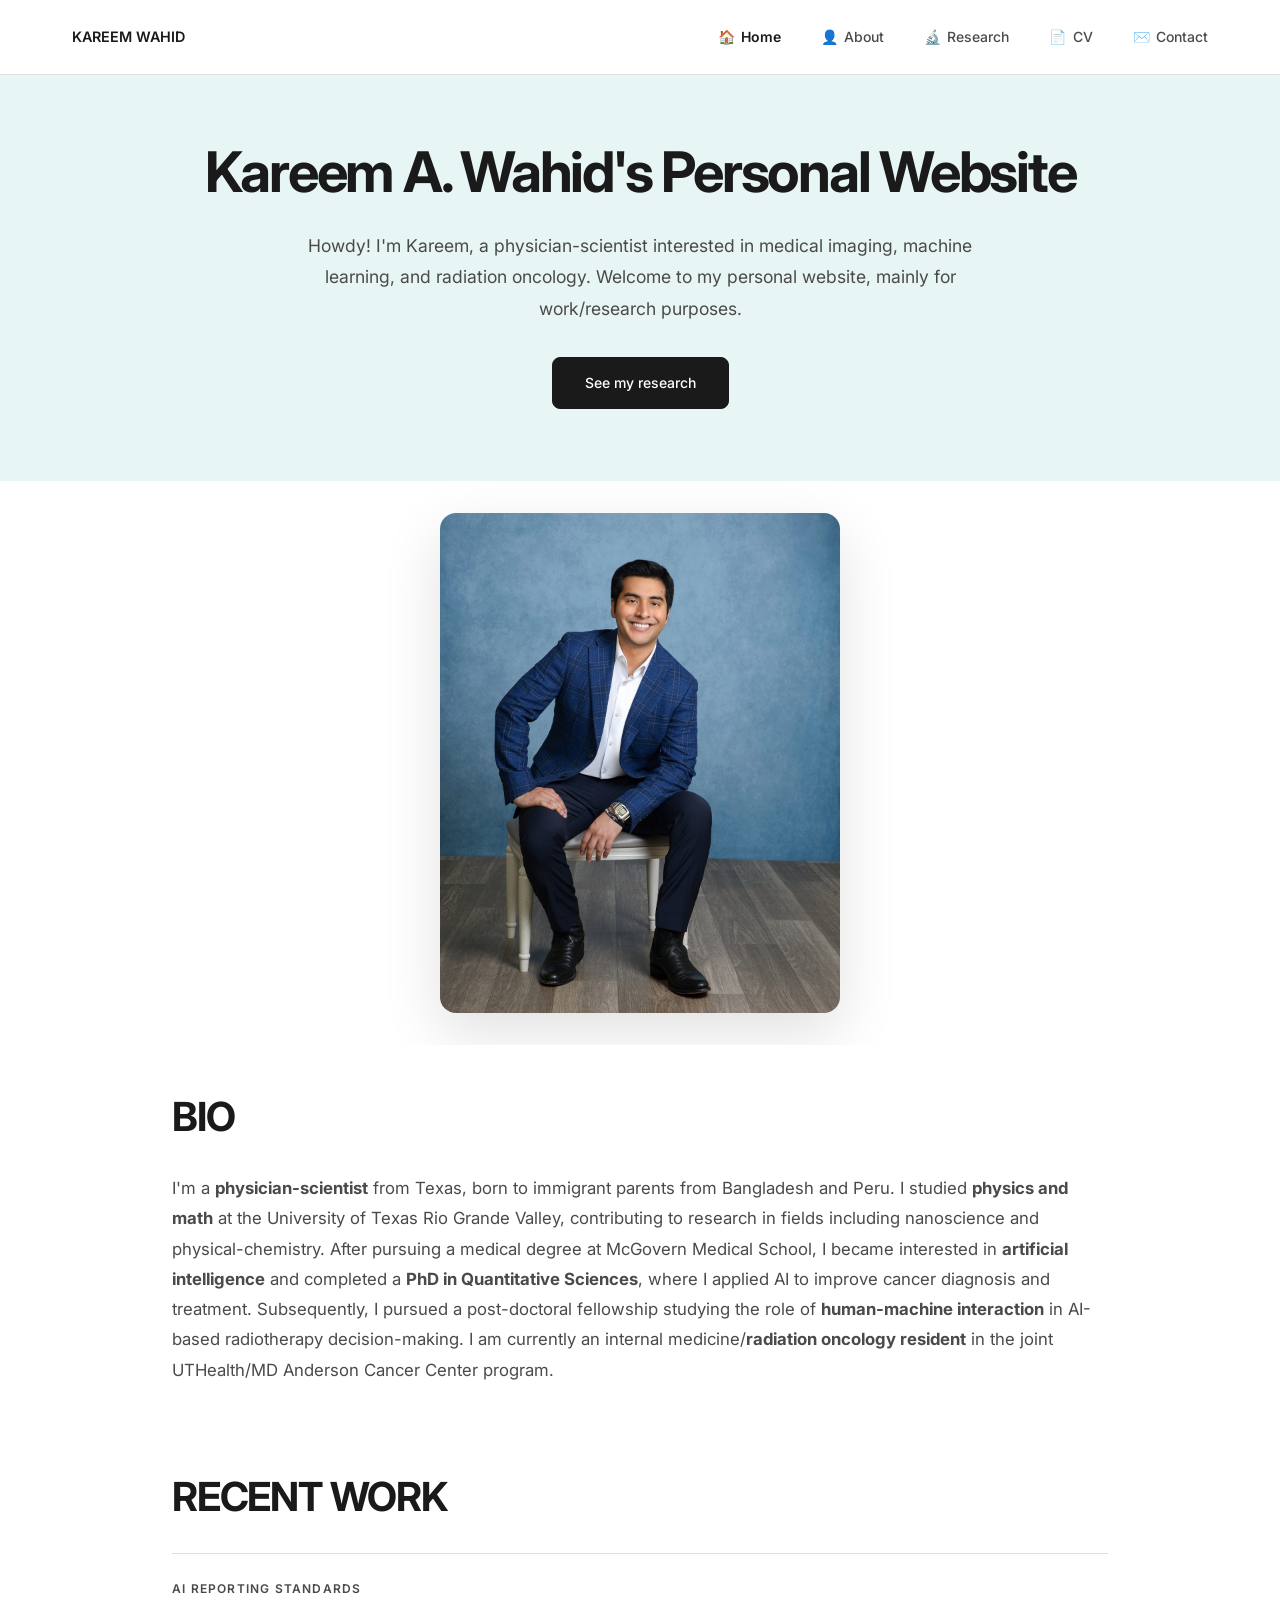
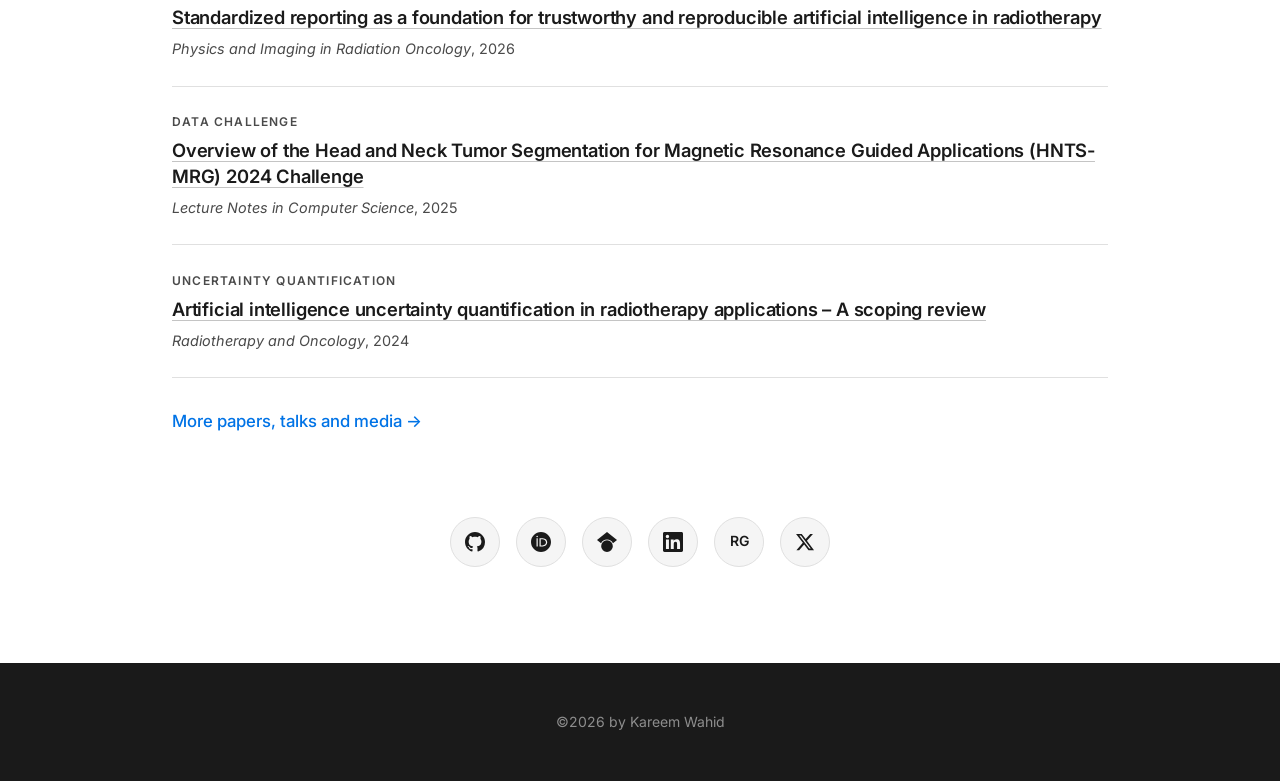
<file: index.html>
<!DOCTYPE html>
<html lang="en">
<head>
    <meta charset="UTF-8">
    <meta name="viewport" content="width=device-width, initial-scale=1.0">
    <title>Kareem A. Wahid, MD, PhD | AI &amp; Radiation Oncology</title>
    <meta name="description" content="Kareem A. Wahid, MD, PhD is a physician-scientist and UTHealth Houston/MD Anderson resident working on AI for medical imaging and radiation oncology.">
    <meta name="author" content="Kareem A. Wahid">
    <link rel="canonical" href="https://kareemwahid.com/">

    <!-- Preview card shown when this page is shared (LinkedIn, X, Slack, iMessage...) -->
    <meta property="og:type" content="website">
    <meta property="og:site_name" content="Kareem A. Wahid">
    <meta property="og:title" content="Kareem A. Wahid, MD, PhD | AI &amp; Radiation Oncology">
    <meta property="og:description" content="Kareem A. Wahid, MD, PhD is a physician-scientist and UTHealth Houston/MD Anderson resident working on AI for medical imaging and radiation oncology.">
    <meta property="og:url" content="https://kareemwahid.com/">
    <meta property="og:image" content="https://kareemwahid.com/kareem-wahid-headshot-2026.jpg">
    <meta property="og:image:width" content="1200">
    <meta property="og:image:height" content="1500">
    <meta property="og:image:alt" content="Portrait of Kareem A. Wahid">
    <meta name="twitter:card" content="summary">

    <link rel="icon" href="favicon.ico" sizes="any">
    <link rel="icon" href="favicon.svg" type="image/svg+xml">
    <link rel="apple-touch-icon" href="apple-touch-icon.png">

    <link rel="preconnect" href="https://fonts.googleapis.com">
    <link rel="preconnect" href="https://fonts.gstatic.com" crossorigin>
    <link href="https://fonts.googleapis.com/css2?family=Inter:wght@400;500;600;700&display=swap" rel="stylesheet">
    <link rel="stylesheet" href="style.css">

    <!-- Tells search engines who this site is about and which profiles are the same person -->
    <script type="application/ld+json">
    {
        "@context": "https://schema.org",
        "@graph": [
            {
                "@type": "WebSite",
                "@id": "https://kareemwahid.com/#website",
                "url": "https://kareemwahid.com/",
                "name": "Kareem A. Wahid",
                "inLanguage": "en"
            },
            {
                "@type": "ProfilePage",
                "@id": "https://kareemwahid.com/#profile",
                "url": "https://kareemwahid.com/",
                "name": "Kareem A. Wahid, MD, PhD",
                "isPartOf": {
                    "@id": "https://kareemwahid.com/#website"
                },
                "mainEntity": {
                    "@id": "https://kareemwahid.com/#person"
                }
            },
            {
                "@type": "Person",
                "@id": "https://kareemwahid.com/#person",
                "name": "Kareem A. Wahid",
                "givenName": "Kareem",
                "familyName": "Wahid",
                "alternateName": [
                    "Kareem Wahid",
                    "Wahid KA"
                ],
                "honorificSuffix": "MD, PhD",
                "jobTitle": "Resident Physician",
                "description": "Physician-scientist and internal medicine/radiation oncology resident in the joint UTHealth Houston/MD Anderson Cancer Center program, interested in medical imaging, machine learning, and radiation oncology.",
                "url": "https://kareemwahid.com/",
                "image": "https://kareemwahid.com/kareem-wahid-headshot-2026.jpg",
                "worksFor": [
                    {
                        "@type": "Organization",
                        "name": "UTHealth Houston",
                        "url": "https://www.uth.edu/"
                    },
                    {
                        "@type": "Organization",
                        "name": "The University of Texas MD Anderson Cancer Center",
                        "url": "https://www.mdanderson.org/"
                    }
                ],
                "alumniOf": [
                    {
                        "@type": "CollegeOrUniversity",
                        "name": "McGovern Medical School at UTHealth Houston",
                        "url": "https://med.uth.edu/"
                    },
                    {
                        "@type": "CollegeOrUniversity",
                        "name": "The University of Texas MD Anderson Cancer Center UTHealth Houston Graduate School of Biomedical Sciences",
                        "url": "https://gsbs.uth.edu/"
                    },
                    {
                        "@type": "CollegeOrUniversity",
                        "name": "The University of Texas Rio Grande Valley",
                        "url": "https://www.utrgv.edu/"
                    }
                ],
                "knowsAbout": [
                    "Radiation oncology",
                    "Medical imaging",
                    "Machine learning",
                    "Artificial intelligence in medicine",
                    "Head and neck cancer",
                    "Image segmentation"
                ],
                "sameAs": [
                    "https://github.com/kwahid",
                    "https://orcid.org/0000-0002-0503-0175",
                    "https://scholar.google.com/citations?hl=en&user=whrnQUUAAAAJ",
                    "https://www.linkedin.com/in/kareem-wahid-307241178/",
                    "https://www.researchgate.net/profile/Kareem-Wahid",
                    "https://x.com/Kareem_A_Wahid"
                ]
            }
        ]
    }
    </script>
</head>
<body class="page-home">
    <a class="skip-link" href="#main">Skip to content</a>

    <nav class="site-nav" aria-label="Main">
        <div class="container">
            <a href="index.html" class="logo">KAREEM WAHID</a>
            <ul>
                <li><a href="index.html" aria-current="page"><span class="nav-emoji" aria-hidden="true">🏠</span>Home</a></li>
                <li><a href="about.html"><span class="nav-emoji" aria-hidden="true">👤</span>About</a></li>
                <li><a href="research.html"><span class="nav-emoji" aria-hidden="true">🔬</span>Research</a></li>
                <li><a href="cv.html"><span class="nav-emoji" aria-hidden="true">📄</span>CV</a></li>
                <li><a href="contact.html"><span class="nav-emoji" aria-hidden="true">✉️</span>Contact</a></li>
            </ul>
        </div>
    </nav>

    <header class="hero">
        <h1>Kareem A. Wahid's Personal Website</h1>
        <p>Howdy! I'm Kareem, a physician-scientist interested in medical imaging, machine learning, and radiation oncology. Welcome to my personal website, mainly for work/research purposes.</p>
        <div class="hero-actions">
            <a class="btn" href="research.html">See my research</a>
        </div>
    </header>

    <main id="main">
        <div class="hero-image">
            <img src="kareem-wahid-headshot-2026.jpg" alt="Portrait of Kareem A. Wahid" width="1200" height="1500" fetchpriority="high">
        </div>

        <section class="content" aria-labelledby="bio">
            <h2 id="bio">BIO</h2>
            <p>I'm a <strong>physician-scientist</strong> from Texas, born to immigrant parents from Bangladesh and Peru. I studied <strong>physics and math</strong> at the University of Texas Rio Grande Valley, contributing to research in fields including nanoscience and physical-chemistry. After pursuing a medical degree at McGovern Medical School, I became interested in <strong>artificial intelligence</strong> and completed a <strong>PhD in Quantitative Sciences</strong>, where I applied AI to improve cancer diagnosis and treatment. Subsequently, I pursued a post-doctoral fellowship studying the role of <strong>human-machine interaction</strong> in AI-based radiotherapy decision-making. I am currently an internal medicine/<strong>radiation oncology resident</strong> in the joint UTHealth/MD Anderson Cancer Center program.</p>
        </section>

        <section class="content" aria-labelledby="recent-work">
            <h2 id="recent-work">RECENT WORK</h2>
            <ul class="entry-list">
                <li class="entry">
                    <p class="entry-tag">AI reporting standards</p>
                    <h3 class="entry-title"><a href="https://doi.org/10.1016/j.phro.2026.100968" target="_blank" rel="noopener">Standardized reporting as a foundation for trustworthy and reproducible artificial intelligence in radiotherapy</a></h3>
                    <p class="entry-meta"><em>Physics and Imaging in Radiation Oncology</em>, 2026</p>
                </li>
                <li class="entry">
                    <p class="entry-tag">Data challenge</p>
                    <h3 class="entry-title"><a href="https://doi.org/10.1007/978-3-031-83274-1_1" target="_blank" rel="noopener">Overview of the Head and Neck Tumor Segmentation for Magnetic Resonance Guided Applications (HNTS-MRG) 2024 Challenge</a></h3>
                    <p class="entry-meta"><em>Lecture Notes in Computer Science</em>, 2025</p>
                </li>
                <li class="entry">
                    <p class="entry-tag">Uncertainty quantification</p>
                    <h3 class="entry-title"><a href="https://doi.org/10.1016/j.radonc.2024.110542" target="_blank" rel="noopener">Artificial intelligence uncertainty quantification in radiotherapy applications &ndash; A scoping review</a></h3>
                    <p class="entry-meta"><em>Radiotherapy and Oncology</em>, 2024</p>
                </li>
            </ul>
            <p class="more-link"><a href="research.html#publications">More papers, talks and media &rarr;</a></p>
        </section>
    </main>

    <aside class="social-links" aria-label="Profiles on other sites">
        <a href="https://github.com/kwahid" target="_blank" rel="me noopener" aria-label="GitHub">
            <svg aria-hidden="true" viewBox="0 0 24 24"><path d="M12 0C5.37 0 0 5.37 0 12c0 5.31 3.435 9.795 8.205 11.385.6.105.825-.255.825-.57 0-.285-.015-1.23-.015-2.235-3.015.555-3.795-.735-4.035-1.41-.135-.345-.72-1.41-1.23-1.695-.42-.225-1.02-.78-.015-.795.945-.015 1.62.87 1.845 1.23 1.08 1.815 2.805 1.305 3.495.99.105-.78.42-1.305.765-1.605-2.67-.3-5.46-1.335-5.46-5.925 0-1.305.465-2.385 1.23-3.225-.12-.3-.54-1.53.12-3.18 0 0 1.005-.315 3.3 1.23.96-.27 1.98-.405 3-.405s2.04.135 3 .405c2.295-1.56 3.3-1.23 3.3-1.23.66 1.65.24 2.88.12 3.18.765.84 1.23 1.905 1.23 3.225 0 4.605-2.805 5.625-5.475 5.925.435.375.81 1.095.81 2.22 0 1.605-.015 2.895-.015 3.3 0 .315.225.69.825.57A12.02 12.02 0 0024 12c0-6.63-5.37-12-12-12z"/></svg>
        </a>
        <a href="https://orcid.org/0000-0002-0503-0175" target="_blank" rel="me noopener" aria-label="ORCID">
            <svg aria-hidden="true" viewBox="0 0 24 24"><path d="M12 0C5.372 0 0 5.372 0 12s5.372 12 12 12 12-5.372 12-12S18.628 0 12 0zM7.369 4.378c.525 0 .947.431.947.947s-.422.947-.947.947a.95.95 0 0 1-.947-.947c0-.525.422-.947.947-.947zm-.722 3.038h1.444v10.041H6.647V7.416zm3.562 0h3.9c3.712 0 5.344 2.653 5.344 5.025 0 2.578-2.016 5.016-5.325 5.016h-3.919V7.416zm1.444 1.303v7.444h2.297c2.359 0 4.053-1.666 4.053-3.722 0-2.056-1.694-3.722-4.053-3.722h-2.297z"/></svg>
        </a>
        <a href="https://scholar.google.com/citations?hl=en&amp;user=whrnQUUAAAAJ" target="_blank" rel="me noopener" aria-label="Google Scholar">
            <svg aria-hidden="true" viewBox="0 0 24 24"><path d="M12 24a7 7 0 1 1 0-14 7 7 0 0 1 0 14zm0-24L0 9.5l4.838 3.94A8 8 0 0 1 12 9a8 8 0 0 1 7.162 4.44L24 9.5z"/></svg>
        </a>
        <a href="https://www.linkedin.com/in/kareem-wahid-307241178/" target="_blank" rel="me noopener" aria-label="LinkedIn">
            <svg aria-hidden="true" viewBox="0 0 24 24"><path d="M20.447 20.452h-3.554v-5.569c0-1.328-.027-3.037-1.852-3.037-1.853 0-2.136 1.445-2.136 2.939v5.667H9.351V9h3.414v1.561h.046c.477-.9 1.637-1.85 3.37-1.85 3.601 0 4.267 2.37 4.267 5.455v6.286zM5.337 7.433a2.062 2.062 0 0 1-2.063-2.065 2.064 2.064 0 1 1 2.063 2.065zm1.782 13.019H3.555V9h3.564v11.452zM22.225 0H1.771C.792 0 0 .774 0 1.729v20.542C0 23.227.792 24 1.771 24h20.451C23.2 24 24 23.227 24 22.271V1.729C24 .774 23.2 0 22.222 0h.003z"/></svg>
        </a>
        <a href="https://www.researchgate.net/profile/Kareem-Wahid" target="_blank" rel="me noopener" aria-label="ResearchGate">RG</a>
        <a href="https://x.com/Kareem_A_Wahid" target="_blank" rel="me noopener" aria-label="X">
            <svg aria-hidden="true" viewBox="0 0 24 24"><path d="M18.244 2.25h3.308l-7.227 8.26 8.502 11.24H16.17l-5.214-6.817L4.99 21.75H1.68l7.73-8.835L1.254 2.25H8.08l4.713 6.231zm-1.161 17.52h1.833L7.084 4.126H5.117z"/></svg>
        </a>
    </aside>

    <footer>
        <p>&copy;<span id="year">2026</span> by Kareem Wahid</p>
    </footer>

    <!-- Keeps the footer year current without editing this file every January -->
    <script>document.getElementById('year').textContent = new Date().getFullYear();</script>
</body>
</html>
</file>
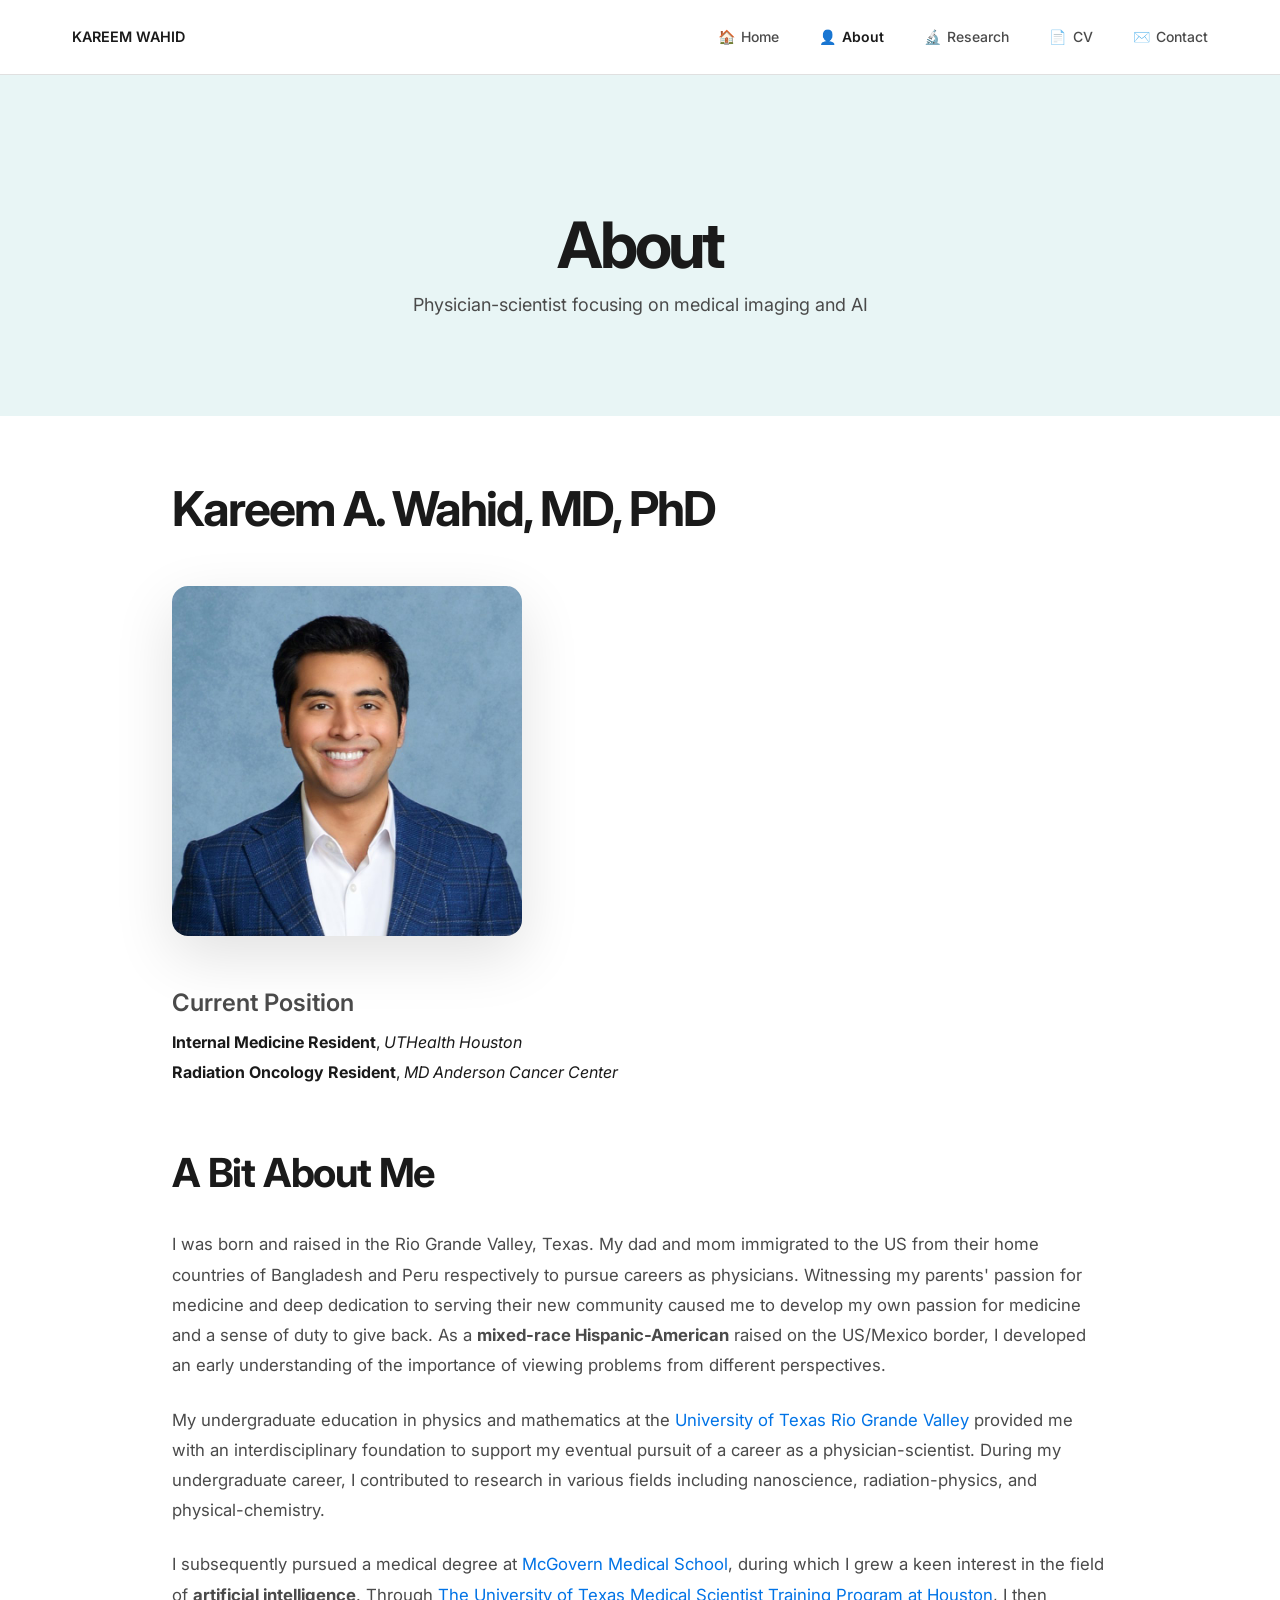
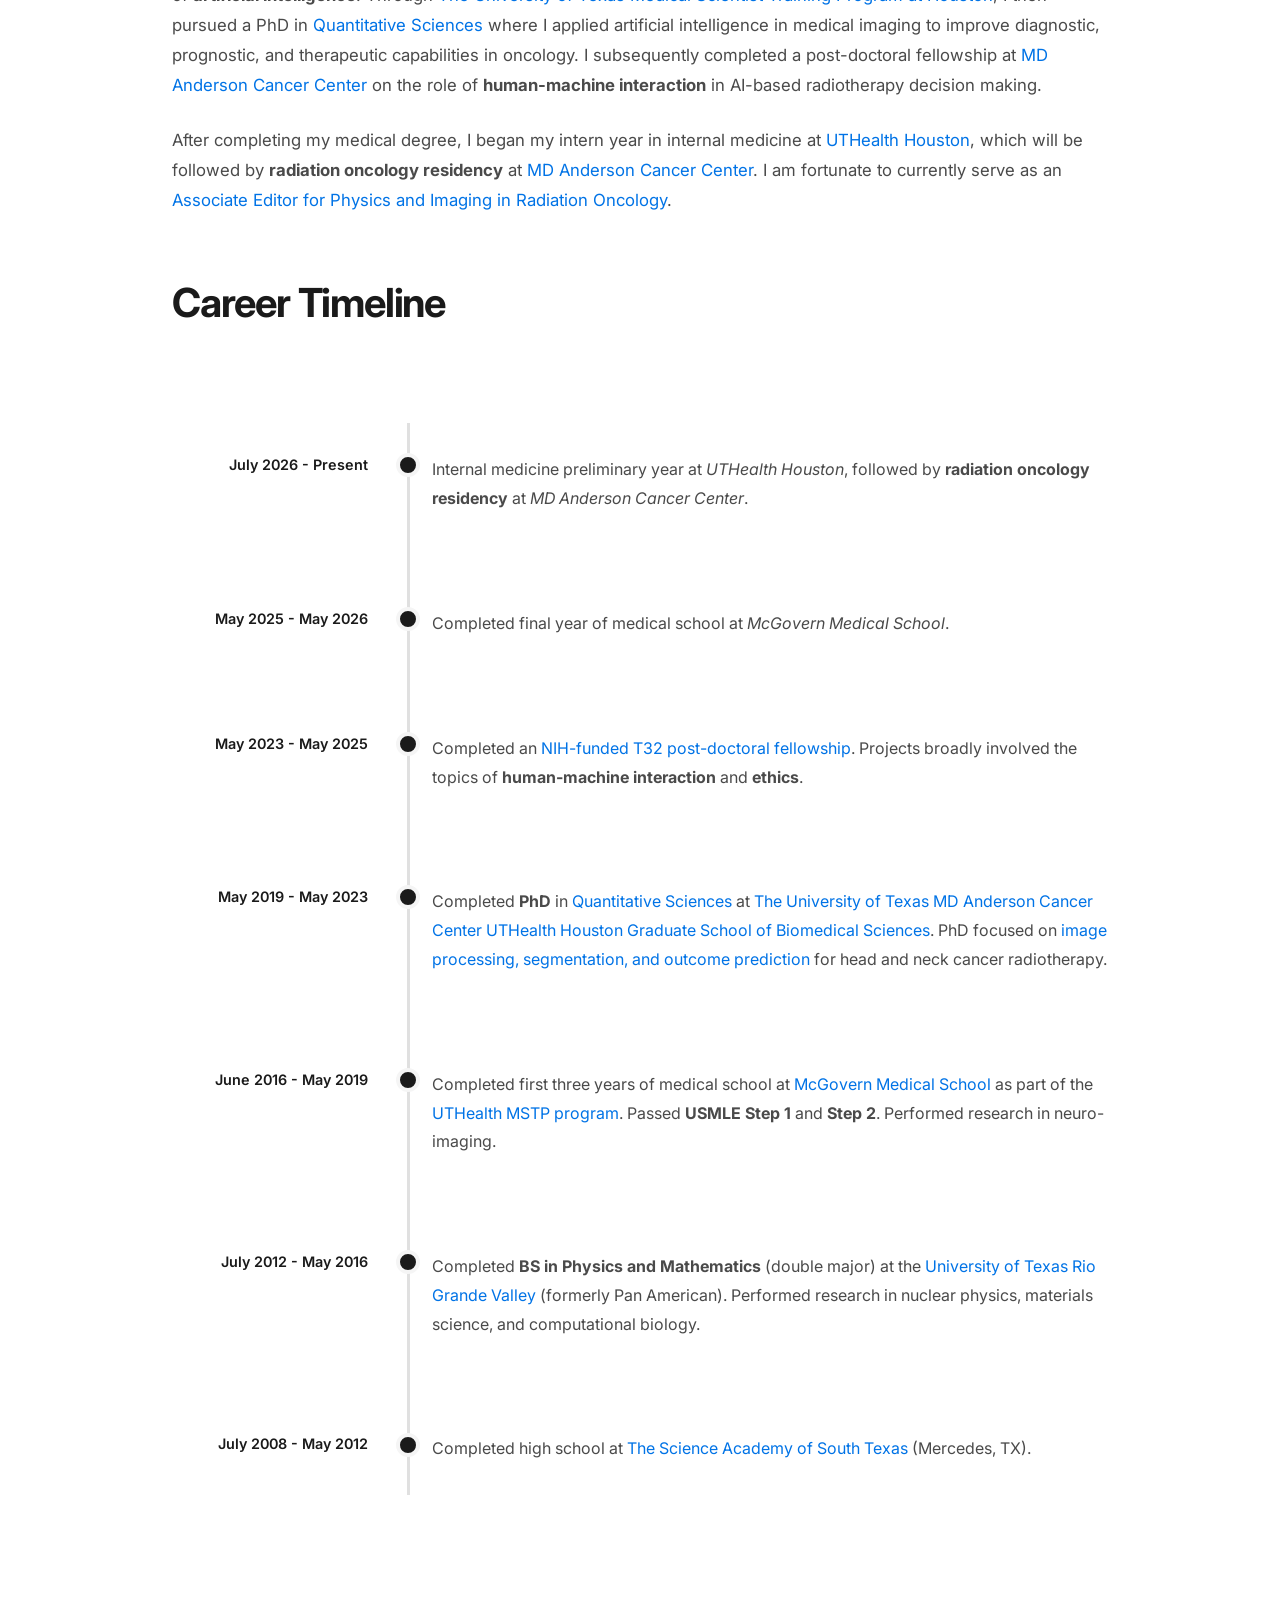
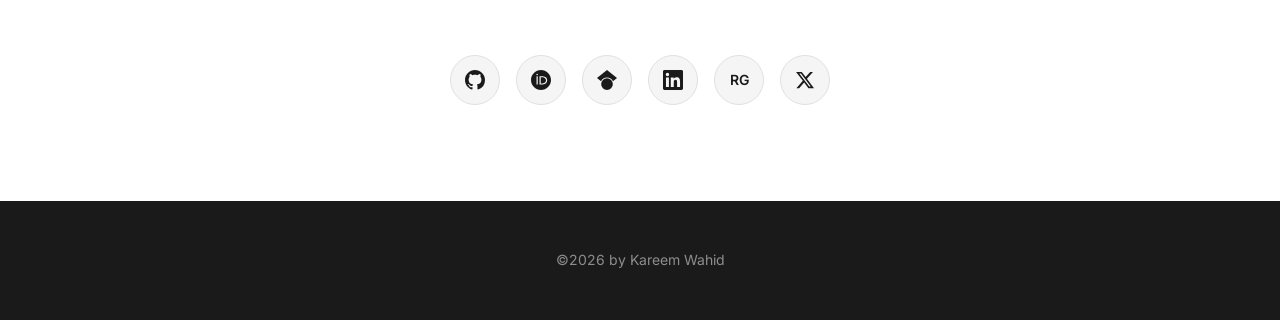
<file: about.html>
<!DOCTYPE html>
<html lang="en">
<head>
    <meta charset="UTF-8">
    <meta name="viewport" content="width=device-width, initial-scale=1.0">
    <title>About | Kareem A. Wahid, MD, PhD</title>
    <meta name="description" content="Background and career timeline of Kareem A. Wahid, MD, PhD: physics and math in the Rio Grande Valley, an MD/PhD in Houston, and residency in Houston.">
    <meta name="author" content="Kareem A. Wahid">
    <link rel="canonical" href="https://kareemwahid.com/about.html">

    <!-- Preview card shown when this page is shared (LinkedIn, X, Slack, iMessage...) -->
    <meta property="og:type" content="website">
    <meta property="og:site_name" content="Kareem A. Wahid">
    <meta property="og:title" content="About | Kareem A. Wahid, MD, PhD">
    <meta property="og:description" content="Background and career timeline of Kareem A. Wahid, MD, PhD: physics and math in the Rio Grande Valley, an MD/PhD in Houston, and residency in Houston.">
    <meta property="og:url" content="https://kareemwahid.com/about.html">
    <meta property="og:image" content="https://kareemwahid.com/kareem-wahid-headshot-2026.jpg">
    <meta property="og:image:width" content="1200">
    <meta property="og:image:height" content="1500">
    <meta property="og:image:alt" content="Portrait of Kareem A. Wahid">
    <meta name="twitter:card" content="summary">

    <link rel="icon" href="favicon.ico" sizes="any">
    <link rel="icon" href="favicon.svg" type="image/svg+xml">
    <link rel="apple-touch-icon" href="apple-touch-icon.png">

    <link rel="preconnect" href="https://fonts.googleapis.com">
    <link rel="preconnect" href="https://fonts.gstatic.com" crossorigin>
    <link href="https://fonts.googleapis.com/css2?family=Inter:wght@400;500;600;700&display=swap" rel="stylesheet">
    <link rel="stylesheet" href="style.css">
</head>
<body class="page-about">
    <a class="skip-link" href="#main">Skip to content</a>

    <nav class="site-nav" aria-label="Main">
        <div class="container">
            <a href="index.html" class="logo">KAREEM WAHID</a>
            <ul>
                <li><a href="index.html"><span class="nav-emoji" aria-hidden="true">🏠</span>Home</a></li>
                <li><a href="about.html" aria-current="page"><span class="nav-emoji" aria-hidden="true">👤</span>About</a></li>
                <li><a href="research.html"><span class="nav-emoji" aria-hidden="true">🔬</span>Research</a></li>
                <li><a href="cv.html"><span class="nav-emoji" aria-hidden="true">📄</span>CV</a></li>
                <li><a href="contact.html"><span class="nav-emoji" aria-hidden="true">✉️</span>Contact</a></li>
            </ul>
        </div>
    </nav>

    <header class="header">
        <h1>About</h1>
        <p>Physician-scientist focusing on medical imaging and AI</p>
    </header>

    <main id="main" class="content">
        <h2 class="name-heading">Kareem A. Wahid, MD, PhD</h2>

        <div class="portrait">
            <img src="headshot_2.jpg" alt="Headshot of Kareem A. Wahid" width="800" height="800">
        </div>

        <div class="info-section">
            <h3>Current Position</h3>
            <p><strong>Internal Medicine Resident</strong>, <em>UTHealth Houston</em></p>
            <p><strong>Radiation Oncology Resident</strong>, <em>MD Anderson Cancer Center</em></p>
        </div>

        <h2>A Bit About Me</h2>
        <p>I was born and raised in the Rio Grande Valley, Texas. My dad and mom immigrated to the US from their home countries of Bangladesh and Peru respectively to pursue careers as physicians. Witnessing my parents' passion for medicine and deep dedication to serving their new community caused me to develop my own passion for medicine and a sense of duty to give back. As a <strong>mixed-race Hispanic-American</strong> raised on the US/Mexico border, I developed an early understanding of the importance of viewing problems from different perspectives.</p>

        <p>My undergraduate education in physics and mathematics at the <a href="https://www.utrgv.edu/cos/schools-and-departments/physics-and-astronomy/" target="_blank" rel="noopener">University of Texas Rio Grande Valley</a> provided me with an interdisciplinary foundation to support my eventual pursuit of a career as a physician-scientist. During my undergraduate career, I contributed to research in various fields including nanoscience, radiation-physics, and physical-chemistry.</p>

        <p>I subsequently pursued a medical degree at <a href="https://med.uth.edu/" target="_blank" rel="noopener">McGovern Medical School</a>, during which I grew a keen interest in the field of <strong>artificial intelligence</strong>. Through <a href="https://gsbs.uth.edu/mdphd/" target="_blank" rel="noopener">The University of Texas Medical Scientist Training Program at Houston</a>, I then pursued a PhD in <a href="https://gsbs.uth.edu/biomedical-data-ai-decision-sciences/" target="_blank" rel="noopener">Quantitative Sciences</a> where I applied artificial intelligence in medical imaging to improve diagnostic, prognostic, and therapeutic capabilities in oncology. I subsequently completed a post-doctoral fellowship at <a href="https://www.mdanderson.org/" target="_blank" rel="noopener">MD Anderson Cancer Center</a> on the role of <strong>human-machine interaction</strong> in AI-based radiotherapy decision making.</p>

        <p>After completing my medical degree, I began my intern year in internal medicine at <a href="https://med.uth.edu/" target="_blank" rel="noopener">UTHealth Houston</a>, which will be followed by <strong>radiation oncology residency</strong> at <a href="https://www.mdanderson.org/" target="_blank" rel="noopener">MD Anderson Cancer Center</a>. I am fortunate to currently serve as an <a href="https://www.phiro.science/content/edboard" target="_blank" rel="noopener">Associate Editor for Physics and Imaging in Radiation Oncology</a>.</p>

        <h2>Career Timeline</h2>
        <div class="timeline">
            <div class="timeline-item">
                <div class="timeline-year">July 2026 - Present</div>
                <div class="timeline-content">
                    <p>Internal medicine preliminary year at <em>UTHealth Houston</em>, followed by <strong>radiation oncology residency</strong> at <em>MD Anderson Cancer Center</em>.</p>
                </div>
            </div>

            <div class="timeline-item">
                <div class="timeline-year">May 2025 - May 2026</div>
                <div class="timeline-content">
                    <p>Completed final year of medical school at <em>McGovern Medical School</em>.</p>
                </div>
            </div>

            <div class="timeline-item">
                <div class="timeline-year">May 2023 - May 2025</div>
                <div class="timeline-content">
                    <p>Completed an <a href="https://www.mdanderson.org/education-training/research-training/postdoctoral-training/postdoctoral-fellowships/igct-t32-training-program.html" target="_blank" rel="noopener">NIH-funded T32 post-doctoral fellowship</a>. Projects broadly involved the topics of <strong>human-machine interaction</strong> and <strong>ethics</strong>.</p>
                </div>
            </div>

            <div class="timeline-item">
                <div class="timeline-year">May 2019 - May 2023</div>
                <div class="timeline-content">
                    <p>Completed <strong>PhD</strong> in <a href="https://gsbs.uth.edu/biomedical-data-ai-decision-sciences/" target="_blank" rel="noopener">Quantitative Sciences</a> at <a href="https://gsbs.uth.edu/" target="_blank" rel="noopener">The University of Texas MD Anderson Cancer Center UTHealth Houston Graduate School of Biomedical Sciences</a>. PhD focused on <a href="research.html">image processing, segmentation, and outcome prediction</a> for head and neck cancer radiotherapy.</p>
                </div>
            </div>

            <div class="timeline-item">
                <div class="timeline-year">June 2016 - May 2019</div>
                <div class="timeline-content">
                    <p>Completed first three years of medical school at <a href="https://med.uth.edu/" target="_blank" rel="noopener">McGovern Medical School</a> as part of the <a href="https://gsbs.uth.edu/mdphd/" target="_blank" rel="noopener">UTHealth MSTP program</a>. Passed <strong>USMLE Step 1</strong> and <strong>Step 2</strong>. Performed research in neuro-imaging.</p>
                </div>
            </div>

            <div class="timeline-item">
                <div class="timeline-year">July 2012 - May 2016</div>
                <div class="timeline-content">
                    <p>Completed <strong>BS in Physics and Mathematics</strong> (double major) at the <a href="https://www.utrgv.edu/cos/schools-and-departments/physics-and-astronomy/" target="_blank" rel="noopener">University of Texas Rio Grande Valley</a> (formerly Pan American). Performed research in nuclear physics, materials science, and computational biology.</p>
                </div>
            </div>

            <div class="timeline-item">
                <div class="timeline-year">July 2008 - May 2012</div>
                <div class="timeline-content">
                    <p>Completed high school at <a href="https://scienceacademy.stisd.net/" target="_blank" rel="noopener">The Science Academy of South Texas</a> (Mercedes, TX).</p>
                </div>
            </div>
        </div>
    </main>

    <aside class="social-links" aria-label="Profiles on other sites">
        <a href="https://github.com/kwahid" target="_blank" rel="me noopener" aria-label="GitHub">
            <svg aria-hidden="true" viewBox="0 0 24 24"><path d="M12 0C5.37 0 0 5.37 0 12c0 5.31 3.435 9.795 8.205 11.385.6.105.825-.255.825-.57 0-.285-.015-1.23-.015-2.235-3.015.555-3.795-.735-4.035-1.41-.135-.345-.72-1.41-1.23-1.695-.42-.225-1.02-.78-.015-.795.945-.015 1.62.87 1.845 1.23 1.08 1.815 2.805 1.305 3.495.99.105-.78.42-1.305.765-1.605-2.67-.3-5.46-1.335-5.46-5.925 0-1.305.465-2.385 1.23-3.225-.12-.3-.54-1.53.12-3.18 0 0 1.005-.315 3.3 1.23.96-.27 1.98-.405 3-.405s2.04.135 3 .405c2.295-1.56 3.3-1.23 3.3-1.23.66 1.65.24 2.88.12 3.18.765.84 1.23 1.905 1.23 3.225 0 4.605-2.805 5.625-5.475 5.925.435.375.81 1.095.81 2.22 0 1.605-.015 2.895-.015 3.3 0 .315.225.69.825.57A12.02 12.02 0 0024 12c0-6.63-5.37-12-12-12z"/></svg>
        </a>
        <a href="https://orcid.org/0000-0002-0503-0175" target="_blank" rel="me noopener" aria-label="ORCID">
            <svg aria-hidden="true" viewBox="0 0 24 24"><path d="M12 0C5.372 0 0 5.372 0 12s5.372 12 12 12 12-5.372 12-12S18.628 0 12 0zM7.369 4.378c.525 0 .947.431.947.947s-.422.947-.947.947a.95.95 0 0 1-.947-.947c0-.525.422-.947.947-.947zm-.722 3.038h1.444v10.041H6.647V7.416zm3.562 0h3.9c3.712 0 5.344 2.653 5.344 5.025 0 2.578-2.016 5.016-5.325 5.016h-3.919V7.416zm1.444 1.303v7.444h2.297c2.359 0 4.053-1.666 4.053-3.722 0-2.056-1.694-3.722-4.053-3.722h-2.297z"/></svg>
        </a>
        <a href="https://scholar.google.com/citations?hl=en&amp;user=whrnQUUAAAAJ" target="_blank" rel="me noopener" aria-label="Google Scholar">
            <svg aria-hidden="true" viewBox="0 0 24 24"><path d="M12 24a7 7 0 1 1 0-14 7 7 0 0 1 0 14zm0-24L0 9.5l4.838 3.94A8 8 0 0 1 12 9a8 8 0 0 1 7.162 4.44L24 9.5z"/></svg>
        </a>
        <a href="https://www.linkedin.com/in/kareem-wahid-307241178/" target="_blank" rel="me noopener" aria-label="LinkedIn">
            <svg aria-hidden="true" viewBox="0 0 24 24"><path d="M20.447 20.452h-3.554v-5.569c0-1.328-.027-3.037-1.852-3.037-1.853 0-2.136 1.445-2.136 2.939v5.667H9.351V9h3.414v1.561h.046c.477-.9 1.637-1.85 3.37-1.85 3.601 0 4.267 2.37 4.267 5.455v6.286zM5.337 7.433a2.062 2.062 0 0 1-2.063-2.065 2.064 2.064 0 1 1 2.063 2.065zm1.782 13.019H3.555V9h3.564v11.452zM22.225 0H1.771C.792 0 0 .774 0 1.729v20.542C0 23.227.792 24 1.771 24h20.451C23.2 24 24 23.227 24 22.271V1.729C24 .774 23.2 0 22.222 0h.003z"/></svg>
        </a>
        <a href="https://www.researchgate.net/profile/Kareem-Wahid" target="_blank" rel="me noopener" aria-label="ResearchGate">RG</a>
        <a href="https://x.com/Kareem_A_Wahid" target="_blank" rel="me noopener" aria-label="X">
            <svg aria-hidden="true" viewBox="0 0 24 24"><path d="M18.244 2.25h3.308l-7.227 8.26 8.502 11.24H16.17l-5.214-6.817L4.99 21.75H1.68l7.73-8.835L1.254 2.25H8.08l4.713 6.231zm-1.161 17.52h1.833L7.084 4.126H5.117z"/></svg>
        </a>
    </aside>

    <footer>
        <p>&copy;<span id="year">2026</span> by Kareem Wahid</p>
    </footer>

    <!-- Keeps the footer year current without editing this file every January -->
    <script>document.getElementById('year').textContent = new Date().getFullYear();</script>
</body>
</html>
</file>
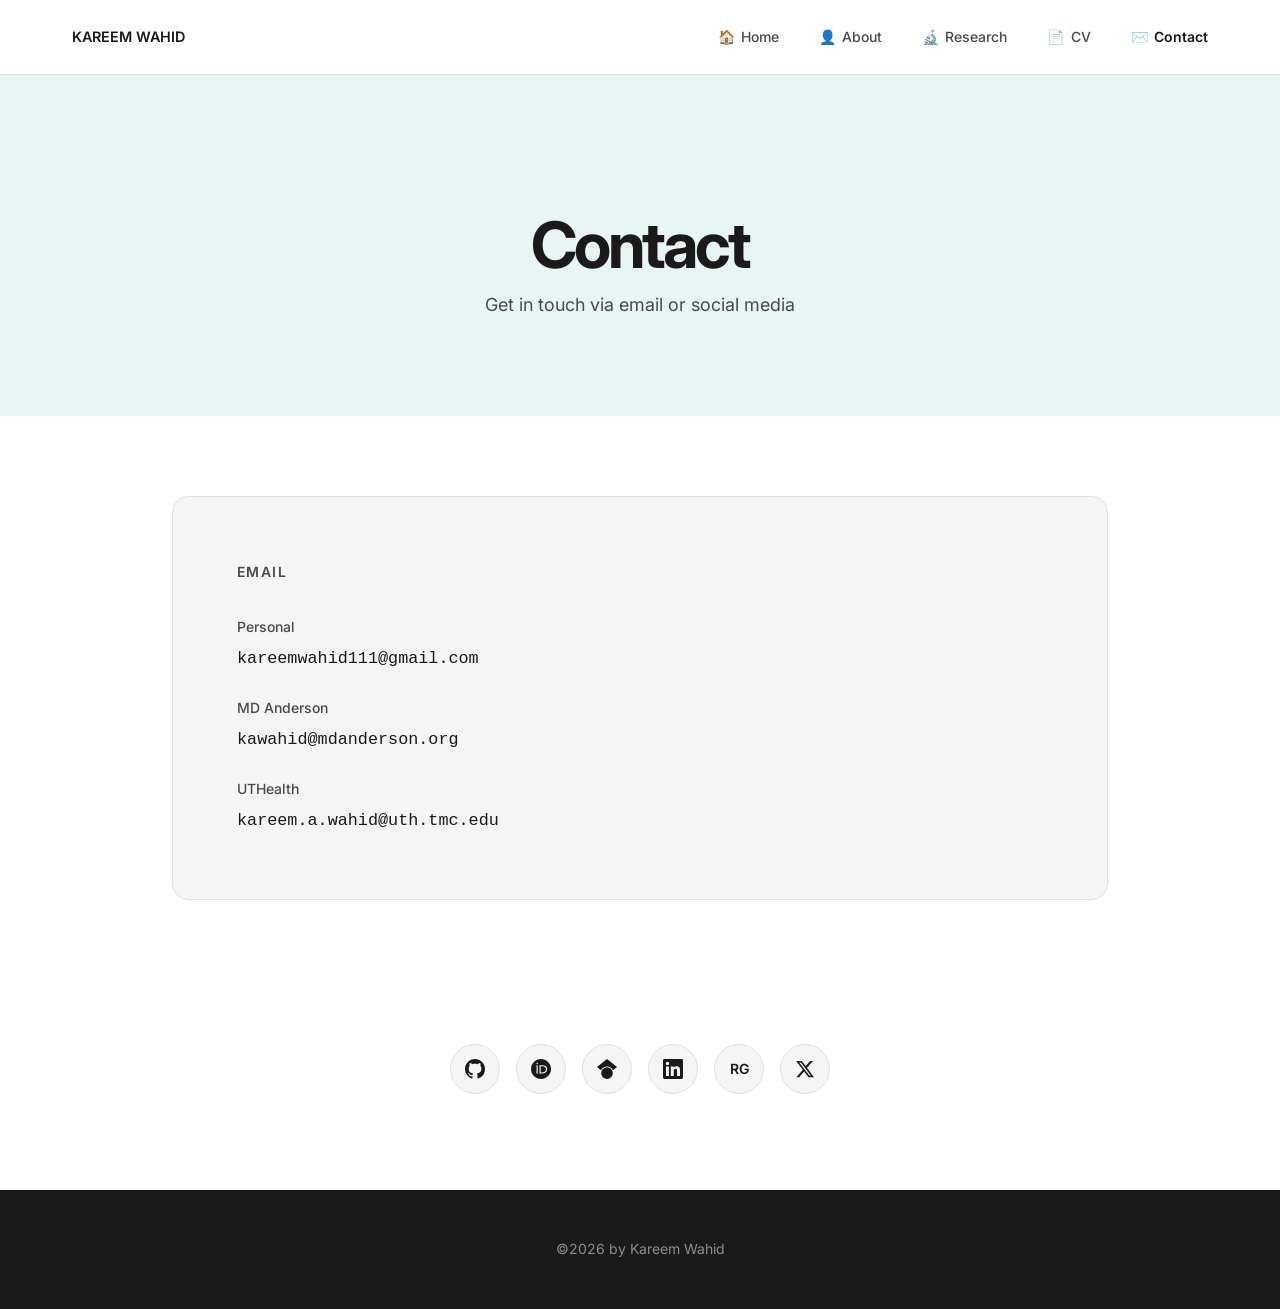
<file: contact.html>
<!DOCTYPE html>
<html lang="en">
<head>
    <meta charset="UTF-8">
    <meta name="viewport" content="width=device-width, initial-scale=1.0">
    <title>Contact | Kareem A. Wahid, MD, PhD</title>
    <meta name="description" content="How to get in touch with Kareem A. Wahid, MD, PhD, plus profiles on GitHub, ORCID, Google Scholar, LinkedIn, ResearchGate and X.">
    <meta name="author" content="Kareem A. Wahid">
    <link rel="canonical" href="https://kareemwahid.com/contact.html">

    <!-- Preview card shown when this page is shared (LinkedIn, X, Slack, iMessage...) -->
    <meta property="og:type" content="website">
    <meta property="og:site_name" content="Kareem A. Wahid">
    <meta property="og:title" content="Contact | Kareem A. Wahid, MD, PhD">
    <meta property="og:description" content="How to get in touch with Kareem A. Wahid, MD, PhD, plus profiles on GitHub, ORCID, Google Scholar, LinkedIn, ResearchGate and X.">
    <meta property="og:url" content="https://kareemwahid.com/contact.html">
    <meta property="og:image" content="https://kareemwahid.com/kareem-wahid-headshot-2026.jpg">
    <meta property="og:image:width" content="1200">
    <meta property="og:image:height" content="1500">
    <meta property="og:image:alt" content="Portrait of Kareem A. Wahid">
    <meta name="twitter:card" content="summary">

    <link rel="icon" href="favicon.ico" sizes="any">
    <link rel="icon" href="favicon.svg" type="image/svg+xml">
    <link rel="apple-touch-icon" href="apple-touch-icon.png">

    <link rel="preconnect" href="https://fonts.googleapis.com">
    <link rel="preconnect" href="https://fonts.gstatic.com" crossorigin>
    <link href="https://fonts.googleapis.com/css2?family=Inter:wght@400;500;600;700&display=swap" rel="stylesheet">
    <link rel="stylesheet" href="style.css">
</head>
<body class="page-contact">
    <a class="skip-link" href="#main">Skip to content</a>

    <nav class="site-nav" aria-label="Main">
        <div class="container">
            <a href="index.html" class="logo">KAREEM WAHID</a>
            <ul>
                <li><a href="index.html"><span class="nav-emoji" aria-hidden="true">🏠</span>Home</a></li>
                <li><a href="about.html"><span class="nav-emoji" aria-hidden="true">👤</span>About</a></li>
                <li><a href="research.html"><span class="nav-emoji" aria-hidden="true">🔬</span>Research</a></li>
                <li><a href="cv.html"><span class="nav-emoji" aria-hidden="true">📄</span>CV</a></li>
                <li><a href="contact.html" aria-current="page"><span class="nav-emoji" aria-hidden="true">✉️</span>Contact</a></li>
            </ul>
        </div>
    </nav>

    <header class="header">
        <h1>Contact</h1>
        <p>Get in touch via email or social media</p>
    </header>

    <main id="main" class="content">
        <div class="contact-section">
            <h2>Email</h2>
            <div class="email-item">
                <h3>Personal</h3>
                <p>kareemwahid111@gmail.com</p>
            </div>
            <div class="email-item">
                <h3>MD Anderson</h3>
                <p>kawahid@mdanderson.org</p>
            </div>
            <div class="email-item">
                <h3>UTHealth</h3>
                <p>kareem.a.wahid@uth.tmc.edu</p>
            </div>
        </div>
    </main>

    <aside class="social-links" aria-label="Profiles on other sites">
        <a href="https://github.com/kwahid" target="_blank" rel="me noopener" aria-label="GitHub">
            <svg aria-hidden="true" viewBox="0 0 24 24"><path d="M12 0C5.37 0 0 5.37 0 12c0 5.31 3.435 9.795 8.205 11.385.6.105.825-.255.825-.57 0-.285-.015-1.23-.015-2.235-3.015.555-3.795-.735-4.035-1.41-.135-.345-.72-1.41-1.23-1.695-.42-.225-1.02-.78-.015-.795.945-.015 1.62.87 1.845 1.23 1.08 1.815 2.805 1.305 3.495.99.105-.78.42-1.305.765-1.605-2.67-.3-5.46-1.335-5.46-5.925 0-1.305.465-2.385 1.23-3.225-.12-.3-.54-1.53.12-3.18 0 0 1.005-.315 3.3 1.23.96-.27 1.98-.405 3-.405s2.04.135 3 .405c2.295-1.56 3.3-1.23 3.3-1.23.66 1.65.24 2.88.12 3.18.765.84 1.23 1.905 1.23 3.225 0 4.605-2.805 5.625-5.475 5.925.435.375.81 1.095.81 2.22 0 1.605-.015 2.895-.015 3.3 0 .315.225.69.825.57A12.02 12.02 0 0024 12c0-6.63-5.37-12-12-12z"/></svg>
        </a>
        <a href="https://orcid.org/0000-0002-0503-0175" target="_blank" rel="me noopener" aria-label="ORCID">
            <svg aria-hidden="true" viewBox="0 0 24 24"><path d="M12 0C5.372 0 0 5.372 0 12s5.372 12 12 12 12-5.372 12-12S18.628 0 12 0zM7.369 4.378c.525 0 .947.431.947.947s-.422.947-.947.947a.95.95 0 0 1-.947-.947c0-.525.422-.947.947-.947zm-.722 3.038h1.444v10.041H6.647V7.416zm3.562 0h3.9c3.712 0 5.344 2.653 5.344 5.025 0 2.578-2.016 5.016-5.325 5.016h-3.919V7.416zm1.444 1.303v7.444h2.297c2.359 0 4.053-1.666 4.053-3.722 0-2.056-1.694-3.722-4.053-3.722h-2.297z"/></svg>
        </a>
        <a href="https://scholar.google.com/citations?hl=en&amp;user=whrnQUUAAAAJ" target="_blank" rel="me noopener" aria-label="Google Scholar">
            <svg aria-hidden="true" viewBox="0 0 24 24"><path d="M12 24a7 7 0 1 1 0-14 7 7 0 0 1 0 14zm0-24L0 9.5l4.838 3.94A8 8 0 0 1 12 9a8 8 0 0 1 7.162 4.44L24 9.5z"/></svg>
        </a>
        <a href="https://www.linkedin.com/in/kareem-wahid-307241178/" target="_blank" rel="me noopener" aria-label="LinkedIn">
            <svg aria-hidden="true" viewBox="0 0 24 24"><path d="M20.447 20.452h-3.554v-5.569c0-1.328-.027-3.037-1.852-3.037-1.853 0-2.136 1.445-2.136 2.939v5.667H9.351V9h3.414v1.561h.046c.477-.9 1.637-1.85 3.37-1.85 3.601 0 4.267 2.37 4.267 5.455v6.286zM5.337 7.433a2.062 2.062 0 0 1-2.063-2.065 2.064 2.064 0 1 1 2.063 2.065zm1.782 13.019H3.555V9h3.564v11.452zM22.225 0H1.771C.792 0 0 .774 0 1.729v20.542C0 23.227.792 24 1.771 24h20.451C23.2 24 24 23.227 24 22.271V1.729C24 .774 23.2 0 22.222 0h.003z"/></svg>
        </a>
        <a href="https://www.researchgate.net/profile/Kareem-Wahid" target="_blank" rel="me noopener" aria-label="ResearchGate">RG</a>
        <a href="https://x.com/Kareem_A_Wahid" target="_blank" rel="me noopener" aria-label="X">
            <svg aria-hidden="true" viewBox="0 0 24 24"><path d="M18.244 2.25h3.308l-7.227 8.26 8.502 11.24H16.17l-5.214-6.817L4.99 21.75H1.68l7.73-8.835L1.254 2.25H8.08l4.713 6.231zm-1.161 17.52h1.833L7.084 4.126H5.117z"/></svg>
        </a>
    </aside>

    <footer>
        <p>&copy;<span id="year">2026</span> by Kareem Wahid</p>
    </footer>

    <!-- Keeps the footer year current without editing this file every January -->
    <script>document.getElementById('year').textContent = new Date().getFullYear();</script>
</body>
</html>
</file>
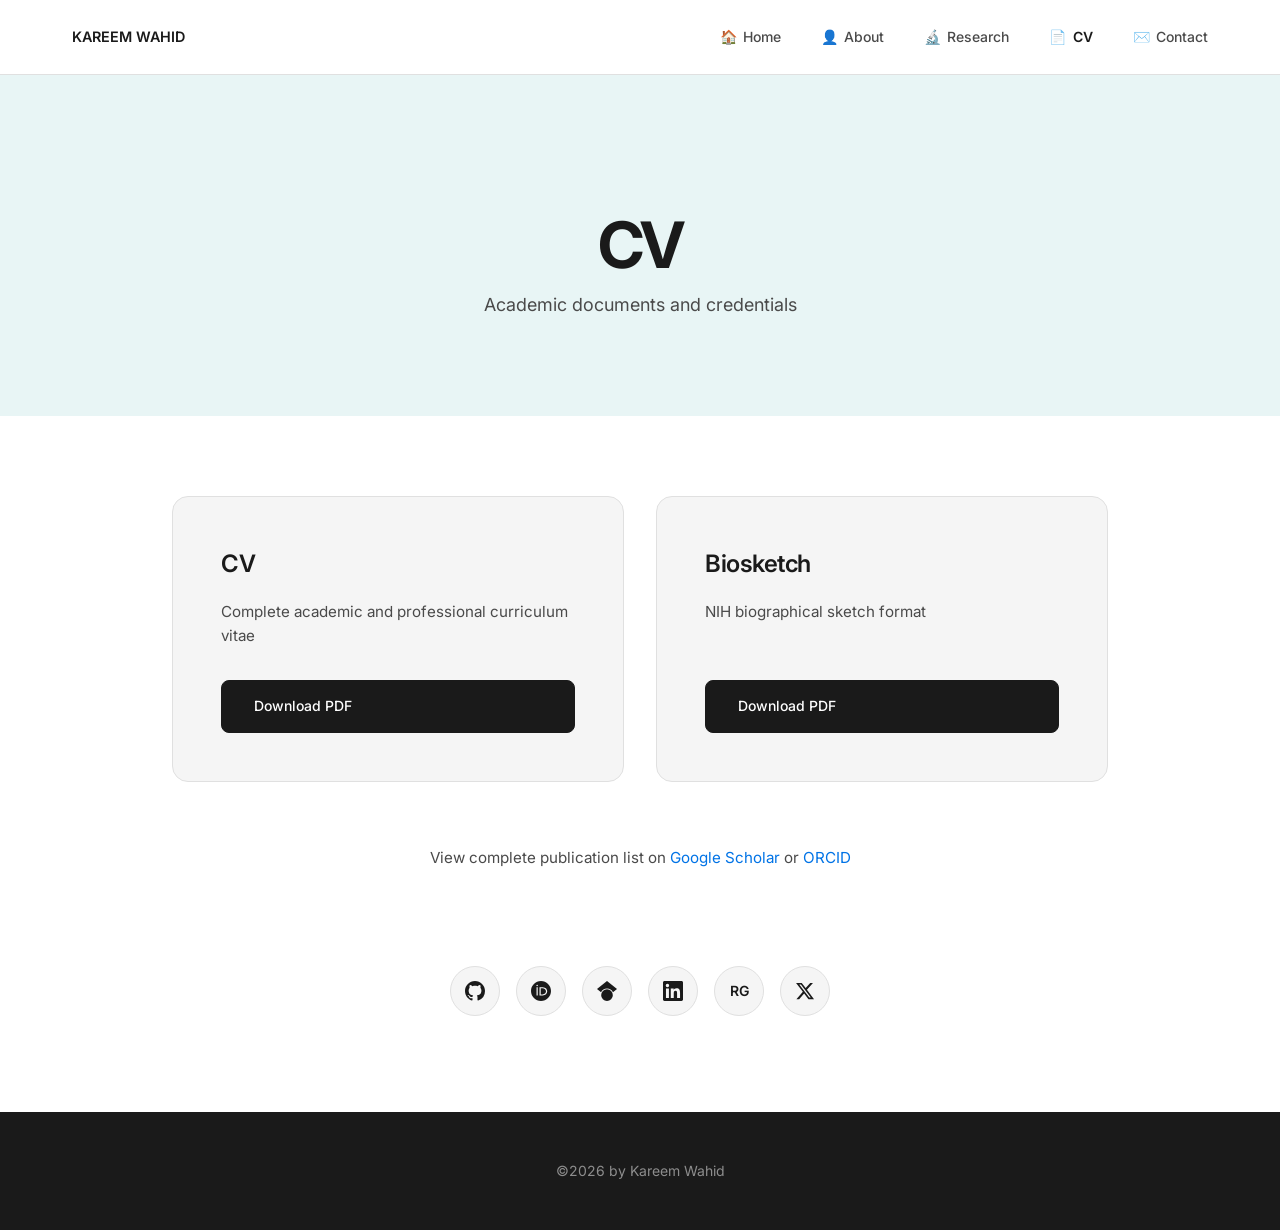
<file: cv.html>
<!DOCTYPE html>
<html lang="en">
<head>
    <meta charset="UTF-8">
    <meta name="viewport" content="width=device-width, initial-scale=1.0">
    <title>CV | Kareem A. Wahid, MD, PhD</title>
    <meta name="description" content="Download the curriculum vitae and NIH biosketch of Kareem A. Wahid, MD, PhD, with links to full publication lists on Google Scholar and ORCID.">
    <meta name="author" content="Kareem A. Wahid">
    <link rel="canonical" href="https://kareemwahid.com/cv.html">

    <!-- Preview card shown when this page is shared (LinkedIn, X, Slack, iMessage...) -->
    <meta property="og:type" content="website">
    <meta property="og:site_name" content="Kareem A. Wahid">
    <meta property="og:title" content="CV | Kareem A. Wahid, MD, PhD">
    <meta property="og:description" content="Download the curriculum vitae and NIH biosketch of Kareem A. Wahid, MD, PhD, with links to full publication lists on Google Scholar and ORCID.">
    <meta property="og:url" content="https://kareemwahid.com/cv.html">
    <meta property="og:image" content="https://kareemwahid.com/kareem-wahid-headshot-2026.jpg">
    <meta property="og:image:width" content="1200">
    <meta property="og:image:height" content="1500">
    <meta property="og:image:alt" content="Portrait of Kareem A. Wahid">
    <meta name="twitter:card" content="summary">

    <link rel="icon" href="favicon.ico" sizes="any">
    <link rel="icon" href="favicon.svg" type="image/svg+xml">
    <link rel="apple-touch-icon" href="apple-touch-icon.png">

    <link rel="preconnect" href="https://fonts.googleapis.com">
    <link rel="preconnect" href="https://fonts.gstatic.com" crossorigin>
    <link href="https://fonts.googleapis.com/css2?family=Inter:wght@400;500;600;700&display=swap" rel="stylesheet">
    <link rel="stylesheet" href="style.css">
</head>
<body class="page-cv">
    <a class="skip-link" href="#main">Skip to content</a>

    <nav class="site-nav" aria-label="Main">
        <div class="container">
            <a href="index.html" class="logo">KAREEM WAHID</a>
            <ul>
                <li><a href="index.html"><span class="nav-emoji" aria-hidden="true">🏠</span>Home</a></li>
                <li><a href="about.html"><span class="nav-emoji" aria-hidden="true">👤</span>About</a></li>
                <li><a href="research.html"><span class="nav-emoji" aria-hidden="true">🔬</span>Research</a></li>
                <li><a href="cv.html" aria-current="page"><span class="nav-emoji" aria-hidden="true">📄</span>CV</a></li>
                <li><a href="contact.html"><span class="nav-emoji" aria-hidden="true">✉️</span>Contact</a></li>
            </ul>
        </div>
    </nav>

    <header class="header">
        <h1>CV</h1>
        <p>Academic documents and credentials</p>
    </header>

    <main id="main" class="content">
        <div class="doc-grid">
            <div class="doc-card">
                <h2>CV</h2>
                <p>Complete academic and professional curriculum vitae</p>
                <a href="CV_Wahid.pdf" class="download-btn" aria-label="Download CV (PDF)">Download PDF</a>
            </div>

            <div class="doc-card">
                <h2>Biosketch</h2>
                <p>NIH biographical sketch format</p>
                <a href="biosketch_Wahid.pdf" class="download-btn" aria-label="Download biosketch (PDF)">Download PDF</a>
            </div>
        </div>

        <div class="links">
            <p>View complete publication list on <a href="https://scholar.google.com/citations?hl=en&amp;user=whrnQUUAAAAJ" target="_blank" rel="noopener">Google Scholar</a> or <a href="https://orcid.org/0000-0002-0503-0175" target="_blank" rel="noopener">ORCID</a></p>
        </div>
    </main>

    <aside class="social-links" aria-label="Profiles on other sites">
        <a href="https://github.com/kwahid" target="_blank" rel="me noopener" aria-label="GitHub">
            <svg aria-hidden="true" viewBox="0 0 24 24"><path d="M12 0C5.37 0 0 5.37 0 12c0 5.31 3.435 9.795 8.205 11.385.6.105.825-.255.825-.57 0-.285-.015-1.23-.015-2.235-3.015.555-3.795-.735-4.035-1.41-.135-.345-.72-1.41-1.23-1.695-.42-.225-1.02-.78-.015-.795.945-.015 1.62.87 1.845 1.23 1.08 1.815 2.805 1.305 3.495.99.105-.78.42-1.305.765-1.605-2.67-.3-5.46-1.335-5.46-5.925 0-1.305.465-2.385 1.23-3.225-.12-.3-.54-1.53.12-3.18 0 0 1.005-.315 3.3 1.23.96-.27 1.98-.405 3-.405s2.04.135 3 .405c2.295-1.56 3.3-1.23 3.3-1.23.66 1.65.24 2.88.12 3.18.765.84 1.23 1.905 1.23 3.225 0 4.605-2.805 5.625-5.475 5.925.435.375.81 1.095.81 2.22 0 1.605-.015 2.895-.015 3.3 0 .315.225.69.825.57A12.02 12.02 0 0024 12c0-6.63-5.37-12-12-12z"/></svg>
        </a>
        <a href="https://orcid.org/0000-0002-0503-0175" target="_blank" rel="me noopener" aria-label="ORCID">
            <svg aria-hidden="true" viewBox="0 0 24 24"><path d="M12 0C5.372 0 0 5.372 0 12s5.372 12 12 12 12-5.372 12-12S18.628 0 12 0zM7.369 4.378c.525 0 .947.431.947.947s-.422.947-.947.947a.95.95 0 0 1-.947-.947c0-.525.422-.947.947-.947zm-.722 3.038h1.444v10.041H6.647V7.416zm3.562 0h3.9c3.712 0 5.344 2.653 5.344 5.025 0 2.578-2.016 5.016-5.325 5.016h-3.919V7.416zm1.444 1.303v7.444h2.297c2.359 0 4.053-1.666 4.053-3.722 0-2.056-1.694-3.722-4.053-3.722h-2.297z"/></svg>
        </a>
        <a href="https://scholar.google.com/citations?hl=en&amp;user=whrnQUUAAAAJ" target="_blank" rel="me noopener" aria-label="Google Scholar">
            <svg aria-hidden="true" viewBox="0 0 24 24"><path d="M12 24a7 7 0 1 1 0-14 7 7 0 0 1 0 14zm0-24L0 9.5l4.838 3.94A8 8 0 0 1 12 9a8 8 0 0 1 7.162 4.44L24 9.5z"/></svg>
        </a>
        <a href="https://www.linkedin.com/in/kareem-wahid-307241178/" target="_blank" rel="me noopener" aria-label="LinkedIn">
            <svg aria-hidden="true" viewBox="0 0 24 24"><path d="M20.447 20.452h-3.554v-5.569c0-1.328-.027-3.037-1.852-3.037-1.853 0-2.136 1.445-2.136 2.939v5.667H9.351V9h3.414v1.561h.046c.477-.9 1.637-1.85 3.37-1.85 3.601 0 4.267 2.37 4.267 5.455v6.286zM5.337 7.433a2.062 2.062 0 0 1-2.063-2.065 2.064 2.064 0 1 1 2.063 2.065zm1.782 13.019H3.555V9h3.564v11.452zM22.225 0H1.771C.792 0 0 .774 0 1.729v20.542C0 23.227.792 24 1.771 24h20.451C23.2 24 24 23.227 24 22.271V1.729C24 .774 23.2 0 22.222 0h.003z"/></svg>
        </a>
        <a href="https://www.researchgate.net/profile/Kareem-Wahid" target="_blank" rel="me noopener" aria-label="ResearchGate">RG</a>
        <a href="https://x.com/Kareem_A_Wahid" target="_blank" rel="me noopener" aria-label="X">
            <svg aria-hidden="true" viewBox="0 0 24 24"><path d="M18.244 2.25h3.308l-7.227 8.26 8.502 11.24H16.17l-5.214-6.817L4.99 21.75H1.68l7.73-8.835L1.254 2.25H8.08l4.713 6.231zm-1.161 17.52h1.833L7.084 4.126H5.117z"/></svg>
        </a>
    </aside>

    <footer>
        <p>&copy;<span id="year">2026</span> by Kareem Wahid</p>
    </footer>

    <!-- Keeps the footer year current without editing this file every January -->
    <script>document.getElementById('year').textContent = new Date().getFullYear();</script>
</body>
</html>
</file>
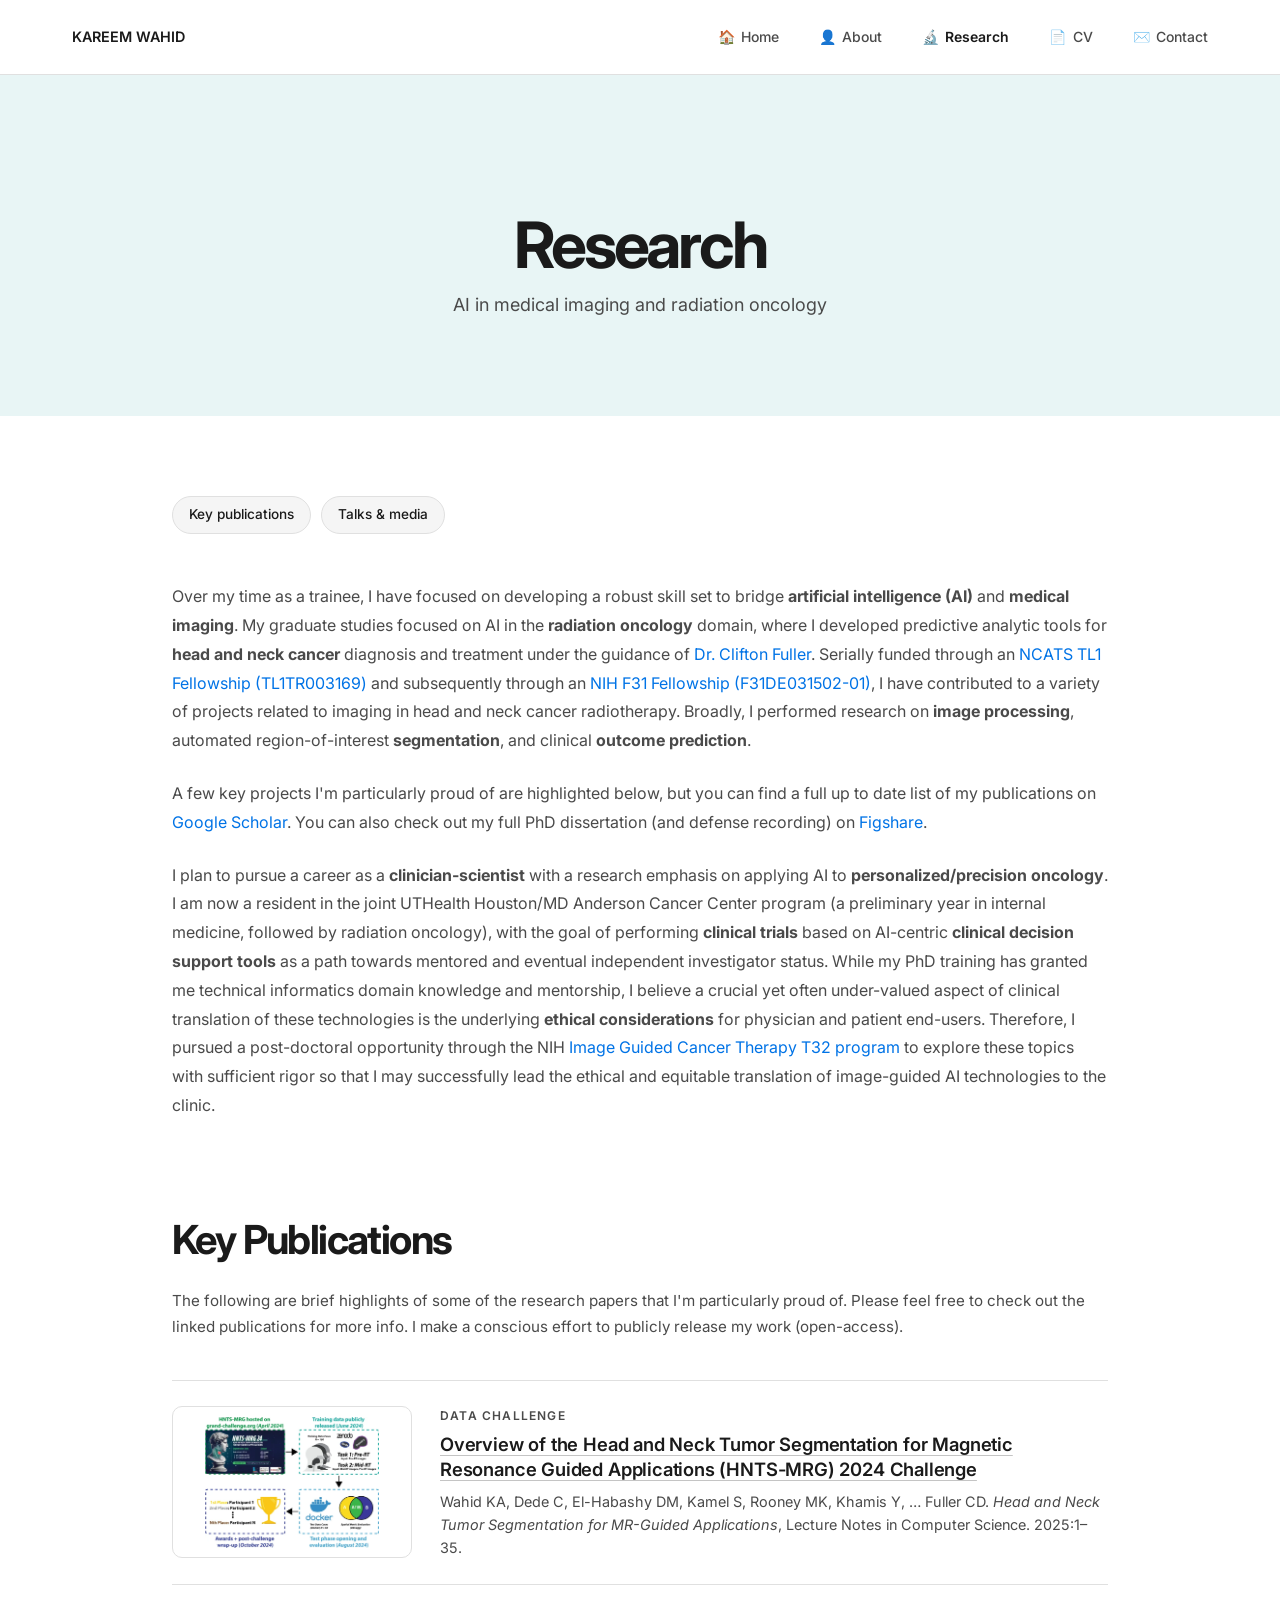
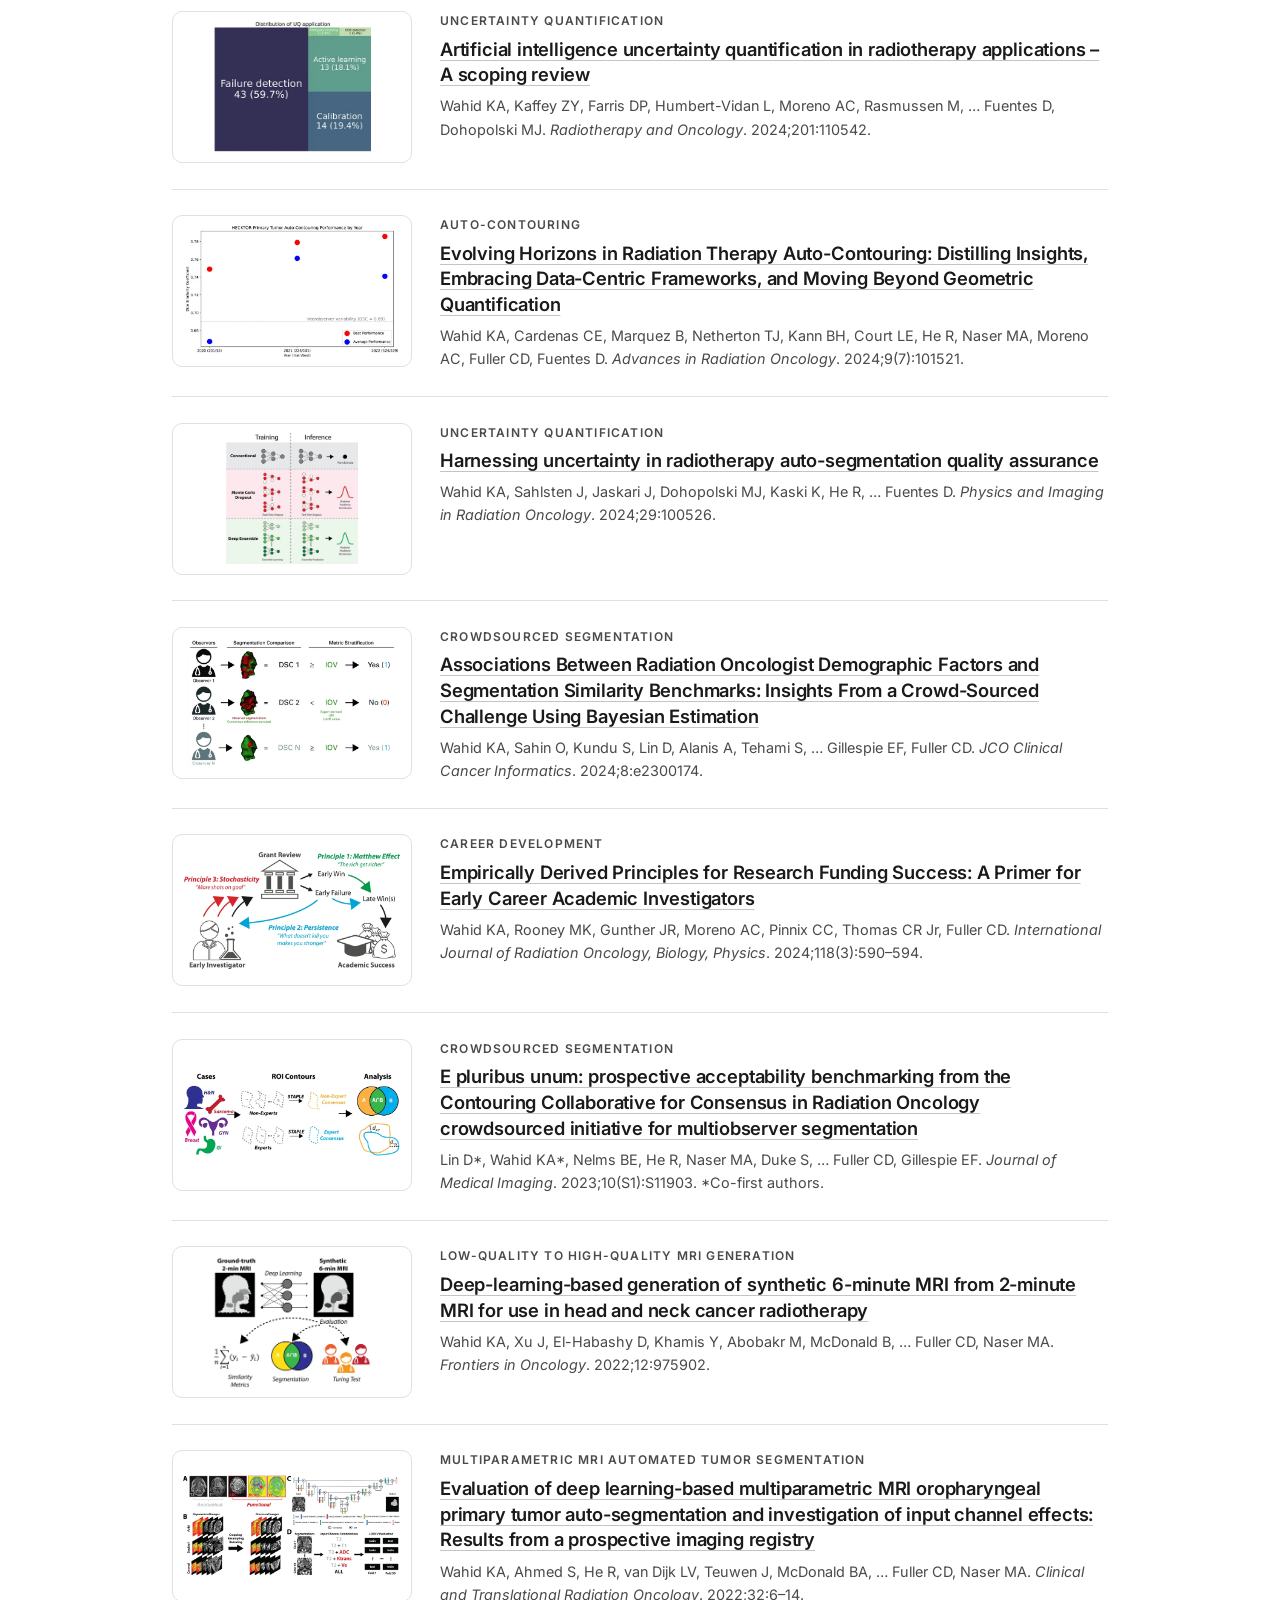
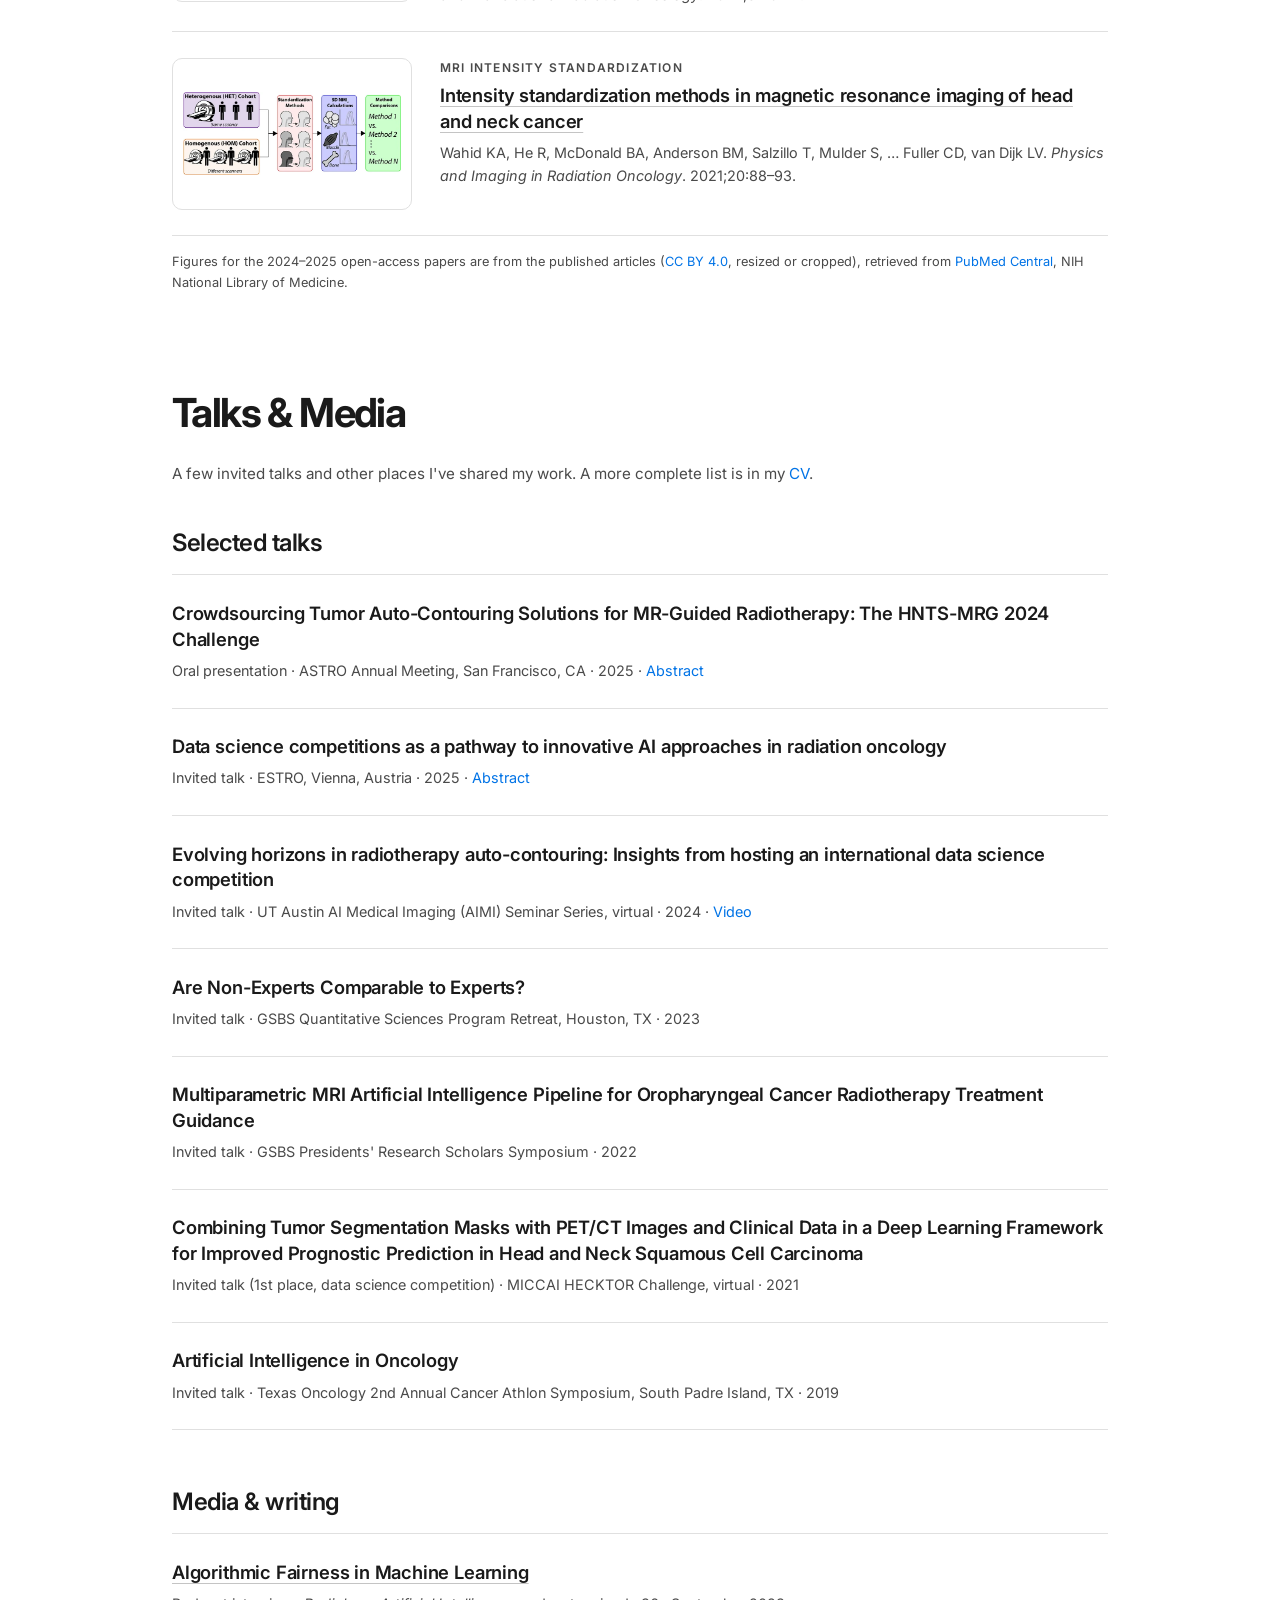
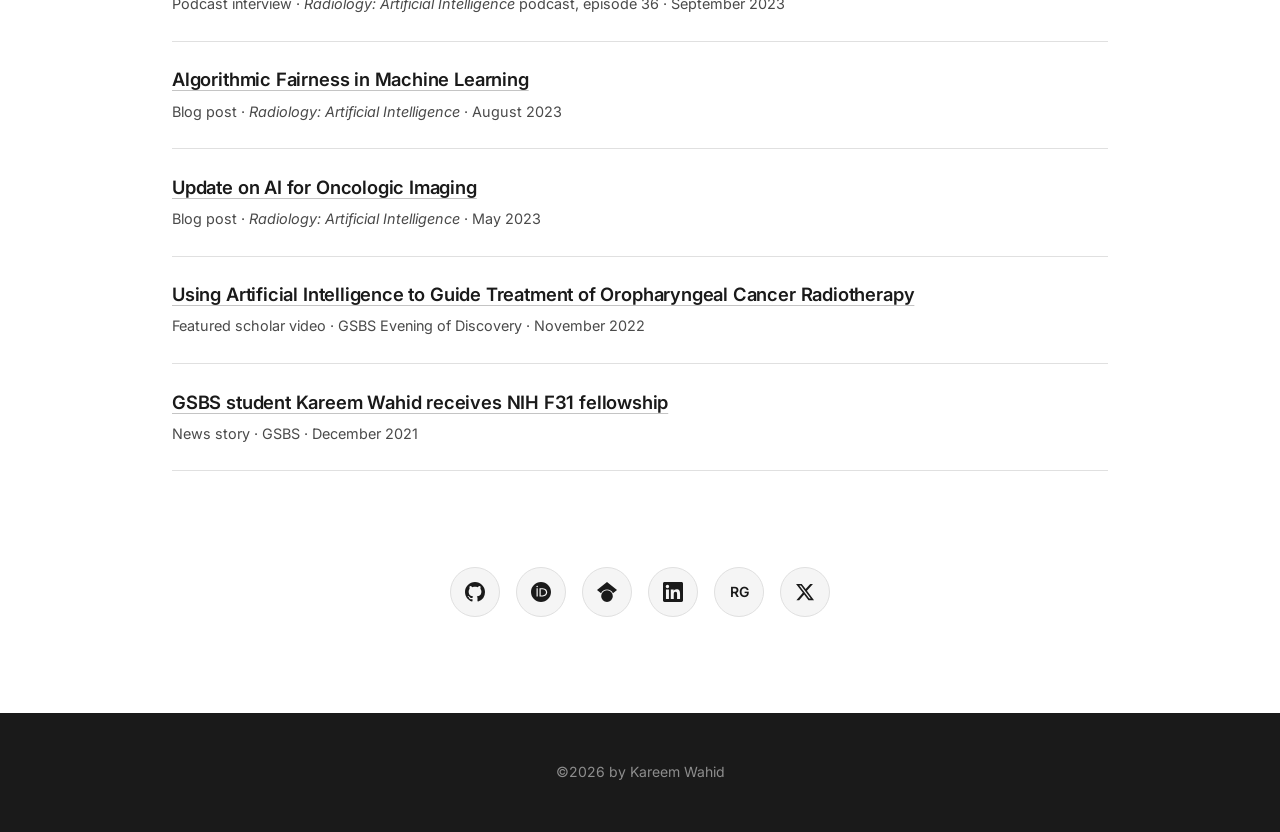
<file: research.html>
<!DOCTYPE html>
<html lang="en">
<head>
    <meta charset="UTF-8">
    <meta name="viewport" content="width=device-width, initial-scale=1.0">
    <title>Research | Kareem A. Wahid, MD, PhD</title>
    <meta name="description" content="Research by Kareem A. Wahid, MD, PhD on AI for medical imaging in radiation oncology: auto-segmentation, uncertainty quantification, and outcome prediction.">
    <meta name="author" content="Kareem A. Wahid">
    <link rel="canonical" href="https://kareemwahid.com/research.html">

    <!-- Preview card shown when this page is shared (LinkedIn, X, Slack, iMessage...) -->
    <meta property="og:type" content="website">
    <meta property="og:site_name" content="Kareem A. Wahid">
    <meta property="og:title" content="Research | Kareem A. Wahid, MD, PhD">
    <meta property="og:description" content="Research by Kareem A. Wahid, MD, PhD on AI for medical imaging in radiation oncology: auto-segmentation, uncertainty quantification, and outcome prediction.">
    <meta property="og:url" content="https://kareemwahid.com/research.html">
    <meta property="og:image" content="https://kareemwahid.com/kareem-wahid-headshot-2026.jpg">
    <meta property="og:image:width" content="1200">
    <meta property="og:image:height" content="1500">
    <meta property="og:image:alt" content="Portrait of Kareem A. Wahid">
    <meta name="twitter:card" content="summary">

    <link rel="icon" href="favicon.ico" sizes="any">
    <link rel="icon" href="favicon.svg" type="image/svg+xml">
    <link rel="apple-touch-icon" href="apple-touch-icon.png">

    <link rel="preconnect" href="https://fonts.googleapis.com">
    <link rel="preconnect" href="https://fonts.gstatic.com" crossorigin>
    <link href="https://fonts.googleapis.com/css2?family=Inter:wght@400;500;600;700&display=swap" rel="stylesheet">
    <link rel="stylesheet" href="style.css">
</head>
<body class="page-research">
    <a class="skip-link" href="#main">Skip to content</a>

    <nav class="site-nav" aria-label="Main">
        <div class="container">
            <a href="index.html" class="logo">KAREEM WAHID</a>
            <ul>
                <li><a href="index.html"><span class="nav-emoji" aria-hidden="true">🏠</span>Home</a></li>
                <li><a href="about.html"><span class="nav-emoji" aria-hidden="true">👤</span>About</a></li>
                <li><a href="research.html" aria-current="page"><span class="nav-emoji" aria-hidden="true">🔬</span>Research</a></li>
                <li><a href="cv.html"><span class="nav-emoji" aria-hidden="true">📄</span>CV</a></li>
                <li><a href="contact.html"><span class="nav-emoji" aria-hidden="true">✉️</span>Contact</a></li>
            </ul>
        </div>
    </nav>

    <header class="header">
        <h1>Research</h1>
        <p>AI in medical imaging and radiation oncology</p>
    </header>

    <main id="main" class="content">
        <nav class="jump-links" aria-label="On this page">
            <a href="#publications">Key publications</a>
            <a href="#talks">Talks &amp; media</a>
        </nav>

        <div class="intro">
            <p>Over my time as a trainee, I have focused on developing a robust skill set to bridge <strong>artificial intelligence (AI)</strong> and <strong>medical imaging</strong>. My graduate studies focused on AI in the <strong>radiation oncology</strong> domain, where I developed predictive analytic tools for <strong>head and neck cancer</strong> diagnosis and treatment under the guidance of <a href="https://www.mdanderson.org/research/departments-labs-institutes/labs/fuller-laboratory.html" target="_blank" rel="noopener">Dr. Clifton Fuller</a>. Serially funded through an <a href="https://www.uth.edu/ccts/education-training/tl1-program" target="_blank" rel="noopener">NCATS TL1 Fellowship (TL1TR003169)</a> and subsequently through an <a href="https://reporter.nih.gov/project-details/10489312" target="_blank" rel="noopener">NIH F31 Fellowship (F31DE031502-01)</a>, I have contributed to a variety of projects related to imaging in head and neck cancer radiotherapy. Broadly, I performed research on <strong>image processing</strong>, automated region-of-interest <strong>segmentation</strong>, and clinical <strong>outcome prediction</strong>.</p>

            <p>A few key projects I'm particularly proud of are highlighted below, but you can find a full up to date list of my publications on <a href="https://scholar.google.com/citations?user=whrnQUUAAAAJ&amp;hl=en" target="_blank" rel="noopener">Google Scholar</a>. You can also check out my full PhD dissertation (and defense recording) on <a href="https://doi.org/10.6084/m9.figshare.22141871" target="_blank" rel="noopener">Figshare</a>.</p>

            <p>I plan to pursue a career as a <strong>clinician-scientist</strong> with a research emphasis on applying AI to <strong>personalized/precision oncology</strong>. I am now a resident in the joint UTHealth Houston/MD Anderson Cancer Center program (a preliminary year in internal medicine, followed by radiation oncology), with the goal of performing <strong>clinical trials</strong> based on AI-centric <strong>clinical decision support tools</strong> as a path towards mentored and eventual independent investigator status. While my PhD training has granted me technical informatics domain knowledge and mentorship, I believe a crucial yet often under-valued aspect of clinical translation of these technologies is the underlying <strong>ethical considerations</strong> for physician and patient end-users. Therefore, I pursued a post-doctoral opportunity through the NIH <a href="https://www.mdanderson.org/education-training/research-training/postdoctoral-training/postdoctoral-fellowships/igct-t32-training-program.html" target="_blank" rel="noopener">Image Guided Cancer Therapy T32 program</a> to explore these topics with sufficient rigor so that I may successfully lead the ethical and equitable translation of image-guided AI technologies to the clinic.</p>
        </div>

        <h2 class="section-title" id="publications">Key Publications</h2>
        <p class="subtitle">The following are brief highlights of some of the research papers that I'm particularly proud of. Please feel free to check out the linked publications for more info. I make a conscious effort to publicly release my work (open-access).</p>

        <ul class="entry-list">
            <li class="entry entry--figure">
                <a class="entry-figure" href="pub5-hnts-mrg-challenge.webp" target="_blank" rel="noopener" title="Open the full-size figure">
                    <img src="pub5-hnts-mrg-challenge-thumb.webp" alt="Overview of the HNTS-MRG 2024 challenge: launch on grand-challenge.org in April 2024, public release of training data for 150 cases in June with pre- and mid-radiotherapy segmentation tasks, test-phase evaluation on 50 cases in August, and awards in October." width="720" height="542" loading="lazy" decoding="async">
                </a>
                <div class="entry-body">
                    <p class="entry-tag">Data challenge</p>
                    <h3 class="entry-title"><a href="https://doi.org/10.1007/978-3-031-83274-1_1" target="_blank" rel="noopener">Overview of the Head and Neck Tumor Segmentation for Magnetic Resonance Guided Applications (HNTS-MRG) 2024 Challenge</a></h3>
                    <p class="entry-meta">Wahid KA, Dede C, El-Habashy DM, Kamel S, Rooney MK, Khamis Y, &hellip; Fuller CD. <em>Head and Neck Tumor Segmentation for MR-Guided Applications</em>, Lecture Notes in Computer Science. 2025:1&ndash;35.</p>
                </div>
            </li>
            <li class="entry entry--figure">
                <a class="entry-figure" href="pub6-uq-scoping-review.webp" target="_blank" rel="noopener" title="Open the full-size figure">
                    <img src="pub6-uq-scoping-review-thumb.webp" alt="Tree map of how uncertainty quantification was applied in the reviewed studies: failure detection 59.7%, calibration 19.4%, active learning 18.1%, and ambiguity modeling and out-of-distribution detection 1.4% each. The full figure adds tree maps of the methods and metrics used." width="400" height="331" loading="lazy" decoding="async">
                </a>
                <div class="entry-body">
                    <p class="entry-tag">Uncertainty quantification</p>
                    <h3 class="entry-title"><a href="https://doi.org/10.1016/j.radonc.2024.110542" target="_blank" rel="noopener">Artificial intelligence uncertainty quantification in radiotherapy applications &ndash; A scoping review</a></h3>
                    <p class="entry-meta">Wahid KA, Kaffey ZY, Farris DP, Humbert-Vidan L, Moreno AC, Rasmussen M, &hellip; Fuentes D, Dohopolski MJ. <em>Radiotherapy and Oncology</em>. 2024;201:110542.</p>
                </div>
            </li>
            <li class="entry entry--figure">
                <a class="entry-figure" href="pub7-auto-contouring.webp" target="_blank" rel="noopener" title="Open the full-size figure">
                    <img src="pub7-auto-contouring-thumb.webp" alt="Plot of primary tumor auto-contouring performance in the HECKTOR challenge by year, 2020 to 2022: the best teams' Dice score rises only from about 0.75 to 0.79, above an interobserver variability benchmark of 0.69." width="720" height="443" loading="lazy" decoding="async">
                </a>
                <div class="entry-body">
                    <p class="entry-tag">Auto-contouring</p>
                    <h3 class="entry-title"><a href="https://doi.org/10.1016/j.adro.2024.101521" target="_blank" rel="noopener">Evolving Horizons in Radiation Therapy Auto-Contouring: Distilling Insights, Embracing Data-Centric Frameworks, and Moving Beyond Geometric Quantification</a></h3>
                    <p class="entry-meta">Wahid KA, Cardenas CE, Marquez B, Netherton TJ, Kann BH, Court LE, He R, Naser MA, Moreno AC, Fuller CD, Fuentes D. <em>Advances in Radiation Oncology</em>. 2024;9(7):101521.</p>
                </div>
            </li>
            <li class="entry entry--figure">
                <a class="entry-figure" href="pub8-uncertainty-qa.webp" target="_blank" rel="noopener" title="Open the full-size figure">
                    <img src="pub8-uncertainty-qa-thumb.webp" alt="Diagram comparing conventional deep learning, which outputs a single point estimate, with Monte Carlo dropout and deep ensembles, which output a posterior predictive distribution." width="720" height="713" loading="lazy" decoding="async">
                </a>
                <div class="entry-body">
                    <p class="entry-tag">Uncertainty quantification</p>
                    <h3 class="entry-title"><a href="https://doi.org/10.1016/j.phro.2023.100526" target="_blank" rel="noopener">Harnessing uncertainty in radiotherapy auto-segmentation quality assurance</a></h3>
                    <p class="entry-meta">Wahid KA, Sahlsten J, Jaskari J, Dohopolski MJ, Kaski K, He R, &hellip; Fuentes D. <em>Physics and Imaging in Radiation Oncology</em>. 2024;29:100526.</p>
                </div>
            </li>
            <li class="entry entry--figure">
                <a class="entry-figure" href="pub9-observer-demographics.webp" target="_blank" rel="noopener" title="Open the full-size figure">
                    <img src="pub9-observer-demographics-thumb.webp" alt="Diagram: each observer's segmentation is compared with an expert consensus reference using the Dice similarity coefficient, then scored 1 or 0 depending on whether it meets an expert-derived interobserver variability cutoff." width="720" height="450" loading="lazy" decoding="async">
                </a>
                <div class="entry-body">
                    <p class="entry-tag">Crowdsourced segmentation</p>
                    <h3 class="entry-title"><a href="https://doi.org/10.1200/CCI.23.00174" target="_blank" rel="noopener">Associations Between Radiation Oncologist Demographic Factors and Segmentation Similarity Benchmarks: Insights From a Crowd-Sourced Challenge Using Bayesian Estimation</a></h3>
                    <p class="entry-meta">Wahid KA, Sahin O, Kundu S, Lin D, Alanis A, Tehami S, &hellip; Gillespie EF, Fuller CD. <em>JCO Clinical Cancer Informatics</em>. 2024;8:e2300174.</p>
                </div>
            </li>
            <li class="entry entry--figure">
                <a class="entry-figure" href="pub10-funding-primer.webp" target="_blank" rel="noopener" title="Open the full-size figure">
                    <img src="pub10-funding-primer-thumb.webp" alt="Diagram of three principles linking an early investigator to academic success through grant review: the Matthew effect (early wins lead to later wins), persistence after early failure, and stochasticity (more applications mean more chances)." width="720" height="390" loading="lazy" decoding="async">
                </a>
                <div class="entry-body">
                    <p class="entry-tag">Career development</p>
                    <h3 class="entry-title"><a href="https://doi.org/10.1016/j.ijrobp.2023.09.030" target="_blank" rel="noopener">Empirically Derived Principles for Research Funding Success: A Primer for Early Career Academic Investigators</a></h3>
                    <p class="entry-meta">Wahid KA, Rooney MK, Gunther JR, Moreno AC, Pinnix CC, Thomas CR Jr, Fuller CD. <em>International Journal of Radiation Oncology, Biology, Physics</em>. 2024;118(3):590&ndash;594.</p>
                </div>
            </li>
            <li class="entry entry--figure">
                <a class="entry-figure" href="pub4-crowdsourced.webp" target="_blank" rel="noopener" title="Open the full-size figure">
                    <img src="pub4-crowdsourced-thumb.webp" alt="Schematic: cases from head and neck, sarcoma, breast, gynecologic and gastrointestinal cancers are contoured by non-experts and experts; STAPLE consensus contours from each group are compared using overlap and distance measures." width="720" height="279" loading="lazy" decoding="async">
                </a>
                <div class="entry-body">
                    <p class="entry-tag">Crowdsourced segmentation</p>
                    <h3 class="entry-title"><a href="https://doi.org/10.1117/1.JMI.10.S1.S11903" target="_blank" rel="noopener">E pluribus unum: prospective acceptability benchmarking from the Contouring Collaborative for Consensus in Radiation Oncology crowdsourced initiative for multiobserver segmentation</a></h3>
                    <p class="entry-meta">Lin D*, Wahid KA*, Nelms BE, He R, Naser MA, Duke S, &hellip; Fuller CD, Gillespie EF. <em>Journal of Medical Imaging</em>. 2023;10(S1):S11903. <span class="entry-note">*Co-first authors.</span></p>
                </div>
            </li>
            <li class="entry entry--figure">
                <a class="entry-figure" href="pub3-mri-generation.webp" target="_blank" rel="noopener" title="Open the full-size figure">
                    <img src="pub3-mri-generation-thumb.webp" alt="Schematic: a deep learning model turns a 2-minute MRI into a synthetic 6-minute MRI, which is evaluated with similarity metrics, segmentation overlap and a clinician Turing test." width="720" height="594" loading="lazy" decoding="async">
                </a>
                <div class="entry-body">
                    <p class="entry-tag">Low-quality to high-quality MRI generation</p>
                    <h3 class="entry-title"><a href="https://doi.org/10.3389/fonc.2022.975902" target="_blank" rel="noopener">Deep-learning-based generation of synthetic 6-minute MRI from 2-minute MRI for use in head and neck cancer radiotherapy</a></h3>
                    <p class="entry-meta">Wahid KA, Xu J, El-Habashy D, Khamis Y, Abobakr M, McDonald B, &hellip; Fuller CD, Naser MA. <em>Frontiers in Oncology</em>. 2022;12:975902.</p>
                </div>
            </li>
            <li class="entry entry--figure">
                <a class="entry-figure" href="pub2-tumor-segmentation.webp" target="_blank" rel="noopener" title="Open the full-size figure">
                    <img src="pub2-tumor-segmentation-thumb.webp" alt="Four-panel figure: (A) anatomical T2 and T1 MRI with functional ADC, Ktrans and Ve maps; (B) cropping, resampling and rescaling of the images; (C) the deep learning network architecture; (D) the input channel combinations tested with leave-one-out cross-validation." width="720" height="335" loading="lazy" decoding="async">
                </a>
                <div class="entry-body">
                    <p class="entry-tag">Multiparametric MRI automated tumor segmentation</p>
                    <h3 class="entry-title"><a href="https://doi.org/10.1016/j.ctro.2021.10.003" target="_blank" rel="noopener">Evaluation of deep learning-based multiparametric MRI oropharyngeal primary tumor auto-segmentation and investigation of input channel effects: Results from a prospective imaging registry</a></h3>
                    <p class="entry-meta">Wahid KA, Ahmed S, He R, van Dijk LV, Teuwen J, McDonald BA, &hellip; Fuller CD, Naser MA. <em>Clinical and Translational Radiation Oncology</em>. 2022;32:6&ndash;14.</p>
                </div>
            </li>
            <li class="entry entry--figure">
                <a class="entry-figure" href="pub1-mri-intensity.webp" target="_blank" rel="noopener" title="Open the full-size figure">
                    <img src="pub1-mri-intensity-thumb.webp" alt="Workflow diagram: MRI from a heterogeneous and a homogeneous patient cohort are processed with several intensity standardization methods, then compared using SD NMIc calculations in fat, muscle and bone." width="720" height="273" loading="lazy" decoding="async">
                </a>
                <div class="entry-body">
                    <p class="entry-tag">MRI intensity standardization</p>
                    <h3 class="entry-title"><a href="https://doi.org/10.1016/j.phro.2021.11.001" target="_blank" rel="noopener">Intensity standardization methods in magnetic resonance imaging of head and neck cancer</a></h3>
                    <p class="entry-meta">Wahid KA, He R, McDonald BA, Anderson BM, Salzillo T, Mulder S, &hellip; Fuller CD, van Dijk LV. <em>Physics and Imaging in Radiation Oncology</em>. 2021;20:88&ndash;93.</p>
                </div>
            </li>
        </ul>
        <p class="figure-credit">Figures for the 2024&ndash;2025 open-access papers are from the published articles (<a href="https://creativecommons.org/licenses/by/4.0/" target="_blank" rel="noopener">CC BY 4.0</a>, resized or cropped), retrieved from <a href="https://pmc.ncbi.nlm.nih.gov/" target="_blank" rel="noopener">PubMed Central</a>, NIH National Library of Medicine.</p>

        <h2 class="section-title" id="talks">Talks &amp; Media</h2>
        <p class="subtitle">A few invited talks and other places I've shared my work. A more complete list is in my <a href="cv.html">CV</a>.</p>

        <h3 class="subhead">Selected talks</h3>
        <ul class="entry-list">
            <li class="entry">
                <h4 class="entry-title">Crowdsourcing Tumor Auto-Contouring Solutions for MR-Guided Radiotherapy: The HNTS-MRG 2024 Challenge</h4>
                <p class="entry-meta">Oral presentation &middot; ASTRO Annual Meeting, San Francisco, CA &middot; 2025 &middot; <a href="https://doi.org/10.1016/j.ijrobp.2025.06.1088" target="_blank" rel="noopener">Abstract</a></p>
            </li>
            <li class="entry">
                <h4 class="entry-title">Data science competitions as a pathway to innovative AI approaches in radiation oncology</h4>
                <p class="entry-meta">Invited talk &middot; ESTRO, Vienna, Austria &middot; 2025 &middot; <a href="https://doi.org/10.1016/S0167-8140(25)04107-6" target="_blank" rel="noopener">Abstract</a></p>
            </li>
            <li class="entry">
                <h4 class="entry-title">Evolving horizons in radiotherapy auto-contouring: Insights from hosting an international data science competition</h4>
                <p class="entry-meta">Invited talk &middot; UT Austin AI Medical Imaging (AIMI) Seminar Series, virtual &middot; 2024 &middot; <a href="https://www.youtube.com/watch?v=dAoDXpjBjbw" target="_blank" rel="noopener">Video</a></p>
            </li>
            <li class="entry">
                <h4 class="entry-title">Are Non-Experts Comparable to Experts?</h4>
                <p class="entry-meta">Invited talk &middot; GSBS Quantitative Sciences Program Retreat, Houston, TX &middot; 2023</p>
            </li>
            <li class="entry">
                <h4 class="entry-title">Multiparametric MRI Artificial Intelligence Pipeline for Oropharyngeal Cancer Radiotherapy Treatment Guidance</h4>
                <p class="entry-meta">Invited talk &middot; GSBS Presidents' Research Scholars Symposium &middot; 2022</p>
            </li>
            <li class="entry">
                <h4 class="entry-title">Combining Tumor Segmentation Masks with PET/CT Images and Clinical Data in a Deep Learning Framework for Improved Prognostic Prediction in Head and Neck Squamous Cell Carcinoma</h4>
                <p class="entry-meta">Invited talk (1st place, data science competition) &middot; MICCAI HECKTOR Challenge, virtual &middot; 2021</p>
            </li>
            <li class="entry">
                <h4 class="entry-title">Artificial Intelligence in Oncology</h4>
                <p class="entry-meta">Invited talk &middot; Texas Oncology 2nd Annual Cancer Athlon Symposium, South Padre Island, TX &middot; 2019</p>
            </li>
        </ul>

        <h3 class="subhead">Media &amp; writing</h3>
        <ul class="entry-list">
            <li class="entry">
                <h4 class="entry-title"><a href="https://rsnaradiologyai.libsyn.com/algorithmic-fairness-in-machine-learning" target="_blank" rel="noopener">Algorithmic Fairness in Machine Learning</a></h4>
                <p class="entry-meta">Podcast interview &middot; <em>Radiology: Artificial Intelligence</em> podcast, episode 36 &middot; September 2023</p>
            </li>
            <li class="entry">
                <h4 class="entry-title"><a href="https://pubs.rsna.org/page/ai/blog/2023/08/ryai_editorsblog082523" target="_blank" rel="noopener">Algorithmic Fairness in Machine Learning</a></h4>
                <p class="entry-meta">Blog post &middot; <em>Radiology: Artificial Intelligence</em> &middot; August 2023</p>
            </li>
            <li class="entry">
                <h4 class="entry-title"><a href="https://pubs.rsna.org/page/ai/blog/2023/05/ryai_editorsblog050323" target="_blank" rel="noopener">Update on AI for Oncologic Imaging</a></h4>
                <p class="entry-meta">Blog post &middot; <em>Radiology: Artificial Intelligence</em> &middot; May 2023</p>
            </li>
            <li class="entry">
                <h4 class="entry-title"><a href="https://www.youtube.com/watch?v=5gUjcUdyqKw" target="_blank" rel="noopener">Using Artificial Intelligence to Guide Treatment of Oropharyngeal Cancer Radiotherapy</a></h4>
                <p class="entry-meta">Featured scholar video &middot; GSBS Evening of Discovery &middot; November 2022</p>
            </li>
            <li class="entry">
                <h4 class="entry-title"><a href="https://gsbs.uth.edu/news/story/gsbs-student-kareem-wahid-receives-nih-f31-fellowship" target="_blank" rel="noopener">GSBS student Kareem Wahid receives NIH F31 fellowship</a></h4>
                <p class="entry-meta">News story &middot; GSBS &middot; December 2021</p>
            </li>
        </ul>
    </main>

    <aside class="social-links" aria-label="Profiles on other sites">
        <a href="https://github.com/kwahid" target="_blank" rel="me noopener" aria-label="GitHub">
            <svg aria-hidden="true" viewBox="0 0 24 24"><path d="M12 0C5.37 0 0 5.37 0 12c0 5.31 3.435 9.795 8.205 11.385.6.105.825-.255.825-.57 0-.285-.015-1.23-.015-2.235-3.015.555-3.795-.735-4.035-1.41-.135-.345-.72-1.41-1.23-1.695-.42-.225-1.02-.78-.015-.795.945-.015 1.62.87 1.845 1.23 1.08 1.815 2.805 1.305 3.495.99.105-.78.42-1.305.765-1.605-2.67-.3-5.46-1.335-5.46-5.925 0-1.305.465-2.385 1.23-3.225-.12-.3-.54-1.53.12-3.18 0 0 1.005-.315 3.3 1.23.96-.27 1.98-.405 3-.405s2.04.135 3 .405c2.295-1.56 3.3-1.23 3.3-1.23.66 1.65.24 2.88.12 3.18.765.84 1.23 1.905 1.23 3.225 0 4.605-2.805 5.625-5.475 5.925.435.375.81 1.095.81 2.22 0 1.605-.015 2.895-.015 3.3 0 .315.225.69.825.57A12.02 12.02 0 0024 12c0-6.63-5.37-12-12-12z"/></svg>
        </a>
        <a href="https://orcid.org/0000-0002-0503-0175" target="_blank" rel="me noopener" aria-label="ORCID">
            <svg aria-hidden="true" viewBox="0 0 24 24"><path d="M12 0C5.372 0 0 5.372 0 12s5.372 12 12 12 12-5.372 12-12S18.628 0 12 0zM7.369 4.378c.525 0 .947.431.947.947s-.422.947-.947.947a.95.95 0 0 1-.947-.947c0-.525.422-.947.947-.947zm-.722 3.038h1.444v10.041H6.647V7.416zm3.562 0h3.9c3.712 0 5.344 2.653 5.344 5.025 0 2.578-2.016 5.016-5.325 5.016h-3.919V7.416zm1.444 1.303v7.444h2.297c2.359 0 4.053-1.666 4.053-3.722 0-2.056-1.694-3.722-4.053-3.722h-2.297z"/></svg>
        </a>
        <a href="https://scholar.google.com/citations?hl=en&amp;user=whrnQUUAAAAJ" target="_blank" rel="me noopener" aria-label="Google Scholar">
            <svg aria-hidden="true" viewBox="0 0 24 24"><path d="M12 24a7 7 0 1 1 0-14 7 7 0 0 1 0 14zm0-24L0 9.5l4.838 3.94A8 8 0 0 1 12 9a8 8 0 0 1 7.162 4.44L24 9.5z"/></svg>
        </a>
        <a href="https://www.linkedin.com/in/kareem-wahid-307241178/" target="_blank" rel="me noopener" aria-label="LinkedIn">
            <svg aria-hidden="true" viewBox="0 0 24 24"><path d="M20.447 20.452h-3.554v-5.569c0-1.328-.027-3.037-1.852-3.037-1.853 0-2.136 1.445-2.136 2.939v5.667H9.351V9h3.414v1.561h.046c.477-.9 1.637-1.85 3.37-1.85 3.601 0 4.267 2.37 4.267 5.455v6.286zM5.337 7.433a2.062 2.062 0 0 1-2.063-2.065 2.064 2.064 0 1 1 2.063 2.065zm1.782 13.019H3.555V9h3.564v11.452zM22.225 0H1.771C.792 0 0 .774 0 1.729v20.542C0 23.227.792 24 1.771 24h20.451C23.2 24 24 23.227 24 22.271V1.729C24 .774 23.2 0 22.222 0h.003z"/></svg>
        </a>
        <a href="https://www.researchgate.net/profile/Kareem-Wahid" target="_blank" rel="me noopener" aria-label="ResearchGate">RG</a>
        <a href="https://x.com/Kareem_A_Wahid" target="_blank" rel="me noopener" aria-label="X">
            <svg aria-hidden="true" viewBox="0 0 24 24"><path d="M18.244 2.25h3.308l-7.227 8.26 8.502 11.24H16.17l-5.214-6.817L4.99 21.75H1.68l7.73-8.835L1.254 2.25H8.08l4.713 6.231zm-1.161 17.52h1.833L7.084 4.126H5.117z"/></svg>
        </a>
    </aside>

    <footer>
        <p>&copy;<span id="year">2026</span> by Kareem Wahid</p>
    </footer>

    <!-- Keeps the footer year current without editing this file every January -->
    <script>document.getElementById('year').textContent = new Date().getFullYear();</script>
</body>
</html>
</file>
<file: style.css>
/* ==========================================================================
   kareemwahid.com - shared styles for every page.
   Edit colours and fonts once here instead of in each HTML file.
   ========================================================================== */

* { margin: 0; padding: 0; box-sizing: border-box; }

:root {
    --bg: #ffffff;
    --surface: #f5f5f5;
    --primary: #1a1a1a;
    --secondary: #4a4a4a;
    --accent: #0073e6;
    --border: #e0e0e0;
    --light-teal: #e8f5f5;
}

html { scroll-behavior: smooth; -webkit-text-size-adjust: 100%; }

body {
    font-family: 'Inter', -apple-system, BlinkMacSystemFont, 'Segoe UI', sans-serif;
    background: var(--bg);
    color: var(--primary);
    line-height: 1.6;
    -webkit-font-smoothing: antialiased;
}

a { color: var(--accent); text-decoration: none; }
a:hover { text-decoration: underline; }
a:focus-visible { outline: 3px solid var(--accent); outline-offset: 3px; border-radius: 4px; }

img { max-width: 100%; }

/* Anything a link can jump to should clear the sticky menu. */
[id] { scroll-margin-top: 6.5rem; }

.skip-link {
    position: absolute; left: 1rem; top: -5rem; z-index: 2000;
    padding: 0.75rem 1rem; border-radius: 8px;
    background: var(--primary); color: #fff; font-size: 0.875rem; font-weight: 500;
}
.skip-link:focus { top: 1rem; text-decoration: none; }

/* ---------- Menu ---------------------------------------------------------- */

.site-nav {
    position: sticky; top: 0; width: 100%; z-index: 1000;
    background: rgba(255, 255, 255, 0.9);
    -webkit-backdrop-filter: blur(30px); backdrop-filter: blur(30px);
    border-bottom: 1px solid var(--border);
}
.site-nav .container {
    max-width: 1200px; margin: 0 auto; padding: 1.5rem 2rem;
    display: flex; justify-content: space-between; align-items: center; gap: 1.5rem;
}
.site-nav .logo { font-weight: 600; font-size: 0.9rem; color: var(--primary); text-decoration: none; white-space: nowrap; }
.site-nav ul { display: flex; gap: 2.5rem; list-style: none; }
.site-nav ul a {
    display: inline-flex; align-items: center; gap: 0.45em; white-space: nowrap;
    color: var(--secondary); text-decoration: none; font-size: 0.875rem; font-weight: 500;
    transition: color 0.3s;
}
.site-nav ul a:hover,
.site-nav ul a[aria-current="page"] { color: var(--primary); }
.site-nav ul a[aria-current="page"] { font-weight: 600; }

/* ---------- Page tops ----------------------------------------------------- */

/* Home */
.hero { padding: 4rem 2rem; text-align: center; background: var(--light-teal); }
.hero h1 { font-size: 3.5rem; font-weight: 700; letter-spacing: -0.04em; line-height: 1.2; margin-bottom: 1.5rem; text-wrap: balance; }
.hero p { font-size: 1.1rem; color: var(--secondary); max-width: 700px; margin: 0 auto 2rem; line-height: 1.8; }
.hero-actions { display: flex; gap: 0.75rem; flex-wrap: wrap; margin-bottom: 0.5rem; }
.hero .hero-actions { justify-content: center; }

/* About, Research, CV, Contact */
.header { padding: 8rem 1.5rem 6rem; background: var(--light-teal); text-align: center; }
.header h1 { font-size: 4rem; font-weight: 700; letter-spacing: -0.05em; line-height: 1.3; margin-bottom: 0.35rem; }
.header p { font-size: 1.125rem; color: var(--secondary); }

/* ---------- Buttons ------------------------------------------------------- */

.btn, .download-btn {
    display: inline-block; padding: 0.875rem 2rem; border-radius: 8px;
    background: var(--primary); color: #fff; border: 1px solid var(--primary);
    font-weight: 500; font-size: 0.875rem; text-decoration: none; transition: all 0.3s;
}
.btn:hover, .download-btn:hover { background: var(--accent); border-color: var(--accent); transform: translateY(-2px); text-decoration: none; }
.btn-outline { background: transparent; color: var(--primary); }
.btn-outline:hover { color: #fff; }
.download-btn { margin-top: 2rem; }

/* ---------- Main column --------------------------------------------------- */

.content { max-width: 1000px; margin: 0 auto; padding: 4rem 2rem; background: var(--bg); }
.page-home .content { padding: 3rem 2rem 1rem; }
.page-research .content, .page-cv .content, .page-contact .content, .page-404 .content { padding: 5rem 2rem 2rem; }

.content h2 { font-size: 2.5rem; font-weight: 700; letter-spacing: -0.03em; line-height: 1.2; margin: 4rem 0 2rem; }
.content > h2:first-child { margin-top: 0; }
.page-home .content p, .page-about .content p, .page-404 .content p { font-size: 1.05rem; line-height: 1.8; color: var(--secondary); margin-bottom: 1.5rem; }

.more-link { font-weight: 500; }

/* Photos */
.hero-image { max-width: 400px; margin: 2rem auto; }
.portrait { max-width: 350px; margin: 0 0 3rem; }
.hero-image img, .portrait img { display: block; width: 100%; height: auto; border-radius: 16px; box-shadow: 0 20px 60px rgba(0, 0, 0, 0.12); }

/* ---------- About --------------------------------------------------------- */

.content .name-heading { font-size: 3rem; letter-spacing: -0.04em; margin: 0 0 3rem; }
.info-section { margin-bottom: 3rem; }
.info-section h3 { font-size: 1.5rem; font-weight: 600; color: var(--secondary); margin-bottom: 0.5rem; }
.page-about .info-section p { font-size: 1rem; line-height: 1.6; color: var(--primary); margin-bottom: 0.25rem; }

.timeline { position: relative; margin: 4rem -2rem 0; padding: 4rem 2rem 4rem 4rem; }
.timeline::before {
    content: ''; position: absolute; z-index: 0; top: 2rem; bottom: 2rem; width: 3px; background: var(--border);
    left: calc(4rem + 180px + 1.5rem - 1.5px);   /* centred in the gap between dates and text */
}
.timeline-item { display: grid; grid-template-columns: 180px 1fr; gap: 3rem; align-items: start; position: relative; z-index: 1; margin-bottom: 6rem; }
.timeline-item:last-child { margin-bottom: 0; }
.timeline-year { position: relative; padding-right: 1rem; text-align: right; color: var(--primary); font-weight: 600; font-size: 0.9rem; line-height: 1.4; }
.timeline-year::after {
    content: ''; position: absolute; z-index: 2; top: 50%; transform: translateY(-50%);
    right: calc(-1.5rem - 12px); width: 16px; height: 16px;   /* 24px wide with its border, centred on the line */
    background: var(--primary); border-radius: 50%; border: 4px solid var(--surface);
}
.page-about .timeline-content p { font-size: 1rem; margin: 0; }

/* ---------- Research ------------------------------------------------------ */

.jump-links { display: flex; flex-wrap: wrap; gap: 0.6rem; margin-bottom: 3rem; }
.jump-links a {
    padding: 0.45rem 1rem; border: 1px solid var(--border); border-radius: 999px; background: var(--surface);
    color: var(--primary); font-size: 0.85rem; font-weight: 500; text-decoration: none; transition: all 0.3s;
}
.jump-links a:hover { background: var(--primary); border-color: var(--primary); color: #fff; }

.intro { font-size: 1rem; line-height: 1.8; color: var(--secondary); margin-bottom: 4rem; }
.intro p { margin-bottom: 1.5rem; }

.content .section-title { font-size: 2.5rem; font-weight: 700; letter-spacing: -0.04em; line-height: 1.2; margin: 6rem 0 1.5rem; }
.content .subhead { font-size: 1.5rem; font-weight: 600; letter-spacing: -0.02em; line-height: 1.3; margin: 3.5rem 0 1rem; }
.subtitle + .subhead { margin-top: 0; }
.subtitle { font-size: 0.95rem; line-height: 1.7; color: var(--secondary); margin-bottom: 2.5rem; }

/* Lists: publications, talks, media */
.entry-list { list-style: none; border-top: 1px solid var(--border); }
.entry { padding: 1.6rem 0; border-bottom: 1px solid var(--border); }
.entry-tag { font-size: 0.75rem; font-weight: 600; text-transform: uppercase; letter-spacing: 0.1em; color: var(--secondary); margin-bottom: 0.4rem; }
.entry-title { font-size: 1.15rem; font-weight: 600; letter-spacing: -0.01em; line-height: 1.4; margin-bottom: 0.4rem; }
.entry-title a { color: var(--primary); text-decoration: underline; text-decoration-color: #c4c4c4; text-decoration-thickness: 1px; text-underline-offset: 4px; transition: color 0.3s, text-decoration-color 0.3s; }
.entry-title a:hover { color: var(--accent); text-decoration-color: var(--accent); }
.entry-meta { font-size: 0.9rem; line-height: 1.6; color: var(--secondary); }
.entry-note { white-space: nowrap; }
.page-home .content .entry-meta { font-size: 0.9rem; line-height: 1.6; margin-bottom: 0; }
.page-home .content .entry-tag { font-size: 0.75rem; line-height: 1.6; margin-bottom: 0.4rem; }
.page-home .content .more-link { margin: 1.75rem 0 0; }

/* Publications: every entry has the same small figure box beside it; click to open the figure full size */
.entry--figure { display: grid; grid-template-columns: 240px minmax(0, 1fr); gap: 1.75rem; align-items: start; }
.entry-figure { display: block; border: 1px solid var(--border); border-radius: 10px; background: #fff; overflow: hidden; cursor: zoom-in; transition: border-color 0.3s, box-shadow 0.3s; }
.entry-figure:hover { border-color: #c4c4c4; box-shadow: 0 4px 16px rgba(0, 0, 0, 0.08); }
.entry-figure:focus-visible { border-radius: 10px; }
.entry-figure img { display: block; width: 100%; height: 150px; object-fit: contain; padding: 0.6rem; }
.figure-credit { margin-top: 1rem; font-size: 0.8rem; line-height: 1.6; color: var(--secondary); }

/* ---------- CV ------------------------------------------------------------ */

.doc-grid { display: grid; grid-template-columns: 1fr 1fr; gap: 2rem; margin-bottom: 4rem; }
.doc-card { display: flex; flex-direction: column; min-height: 280px; padding: 3rem; background: var(--surface); border: 1px solid var(--border); border-radius: 16px; transition: all 0.3s; }
.doc-card:hover { transform: translateY(-4px); box-shadow: 0 20px 60px rgba(0, 0, 0, 0.12); }
.content .doc-card h2 { font-size: 1.5rem; font-weight: 600; letter-spacing: -0.02em; line-height: 1.6; margin: 0 0 1rem; }
.doc-card p { color: var(--secondary); font-size: 0.95rem; margin-bottom: auto; flex-grow: 1; }
.links { text-align: center; color: var(--secondary); font-size: 0.95rem; }

/* ---------- Contact ------------------------------------------------------- */

.contact-section { padding: 4rem; margin-bottom: 3rem; background: var(--surface); border: 1px solid var(--border); border-radius: 16px; }
.content .contact-section h2 { font-size: 0.875rem; font-weight: 600; line-height: 1.6; color: var(--secondary); text-transform: uppercase; letter-spacing: 0.1em; margin: 0 0 2rem; }
.email-item { margin-bottom: 1.5rem; }
.email-item:last-child { margin-bottom: 0; }
.email-item h3 { font-size: 0.875rem; color: var(--secondary); margin-bottom: 0.5rem; font-weight: 500; }
.email-item p, .email-item a { color: var(--primary); font-size: 1.05rem; font-family: 'Courier New', monospace; overflow-wrap: anywhere; }

/* ---------- Bottom of every page ------------------------------------------ */

.social-links { display: flex; gap: 1rem; justify-content: center; flex-wrap: wrap; margin: 4rem auto; padding: 0 1rem; }
.social-links a {
    width: 50px; height: 50px; display: flex; align-items: center; justify-content: center;
    background: var(--surface); border: 1px solid var(--border); border-radius: 50%;
    color: var(--primary); text-decoration: none; font-size: 14px; font-weight: 600; transition: all 0.3s;
}
.social-links a:hover { background: var(--primary); color: #fff; transform: translateY(-2px); border-color: var(--primary); text-decoration: none; }
.social-links svg { width: 20px; height: 20px; fill: currentColor; }

footer { background: var(--primary); color: rgba(255, 255, 255, 0.5); padding: 3rem 1rem; text-align: center; font-size: 0.875rem; margin-top: 6rem; }

/* ==========================================================================
   Smaller screens
   ========================================================================== */

@media (max-width: 900px) {
    .site-nav .container { padding: 1rem 1.25rem; }
    .site-nav ul { gap: 1.25rem; }
}

@media (max-width: 768px) {
    .hero { padding: 3rem 1.5rem; }
    .hero h1 { font-size: clamp(1.9rem, 8.2vw, 2.5rem); }
    .header { padding: 4.5rem 1.5rem 3.5rem; }
    .header h1 { font-size: 3rem; }

    .content, .page-home .content { padding: 3rem 1.5rem 1rem; }
    .page-research .content, .page-cv .content, .page-contact .content, .page-404 .content { padding: 3rem 1.5rem 1rem; }
    .content h2 { font-size: 2rem; margin-top: 3rem; }
    .content .name-heading { font-size: 2.25rem; margin-bottom: 2rem; }
    .content .section-title { font-size: 2rem; margin-top: 4rem; }

    /* Timeline: dates stack above the text, with the line and dots on the left */
    .timeline { margin: 2rem -1.5rem 0; padding: 1rem 1.5rem 1rem 3.5rem; }
    .timeline::before { left: calc(1.5rem + 6.5px); top: 1.4rem; bottom: 1.4rem; }
    .timeline-item { grid-template-columns: 1fr; gap: 0.4rem; margin-bottom: 2.25rem; }
    .timeline-year { text-align: left; padding-right: 0; }
    .timeline-year::after { right: auto; left: calc(-2rem - 4px); top: 0.7em; }

    /* Publications: a slightly smaller figure box, still beside the text */
    .entry--figure { grid-template-columns: 180px minmax(0, 1fr); gap: 1.1rem; }
    .entry-figure img { height: 118px; padding: 0.45rem; }

    .doc-grid { grid-template-columns: 1fr; }
    .doc-card { min-height: 0; padding: 2rem; }
    .contact-section { padding: 2rem 1.5rem; }

    .social-links { margin: 3rem auto; }
    footer { margin-top: 3rem; }
}

/* Phones: the menu becomes a row of five evenly sized tabs under the name. */
@media (max-width: 640px) {
    .site-nav .container { flex-direction: column; align-items: stretch; gap: 0.1rem; padding: 0.5rem 0.4rem 0.25rem; }
    .site-nav .logo { text-align: center; font-size: 0.78rem; letter-spacing: 0.05em; line-height: 1.3; }
    .site-nav ul { gap: 0; }
    .site-nav li { flex: 1 1 0; min-width: 0; }
    .site-nav ul a { display: flex; flex-direction: column; justify-content: center; gap: 0.1rem; min-height: 44px; padding: 0.2rem 0.1rem; font-size: 0.72rem; line-height: 1.2; border-radius: 8px; }
    .nav-emoji { font-size: 1.05rem; line-height: 1.15; }
    [id] { scroll-margin-top: 5.5rem; }

    .hero-image { margin: 2rem 1.5rem; }
    .hero .hero-actions .btn { padding: 0.8rem 1.4rem; }
}

/* Narrow phones: the figure box moves above the text. */
@media (max-width: 520px) {
    .entry--figure { grid-template-columns: 1fr; gap: 0.9rem; }
    .entry-figure img { height: 170px; padding: 0.7rem; }
}

@media (max-width: 420px) {
    .social-links { gap: 0.6rem; }
    .social-links a { width: 46px; height: 46px; }
}

@media (prefers-reduced-motion: reduce) {
    html { scroll-behavior: auto; }
    *, *::before, *::after { transition: none !important; }
}
</file>
